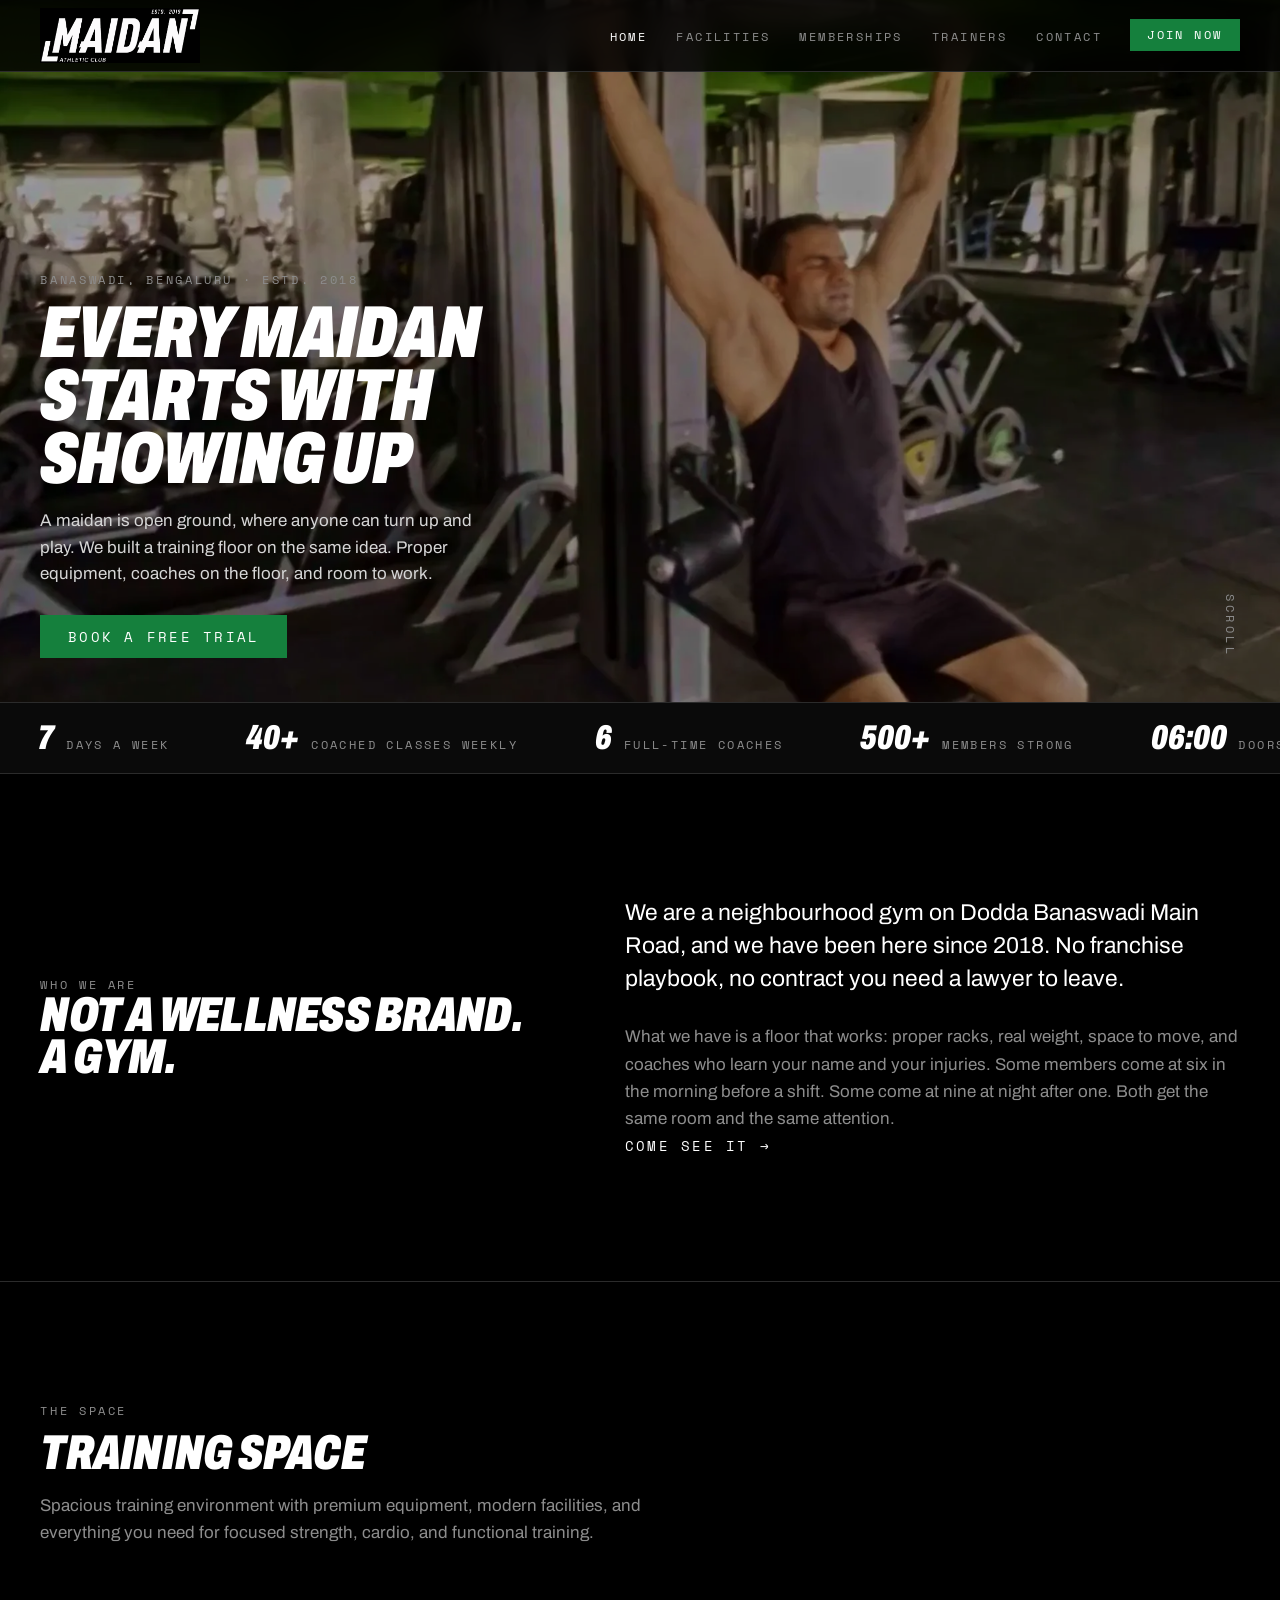
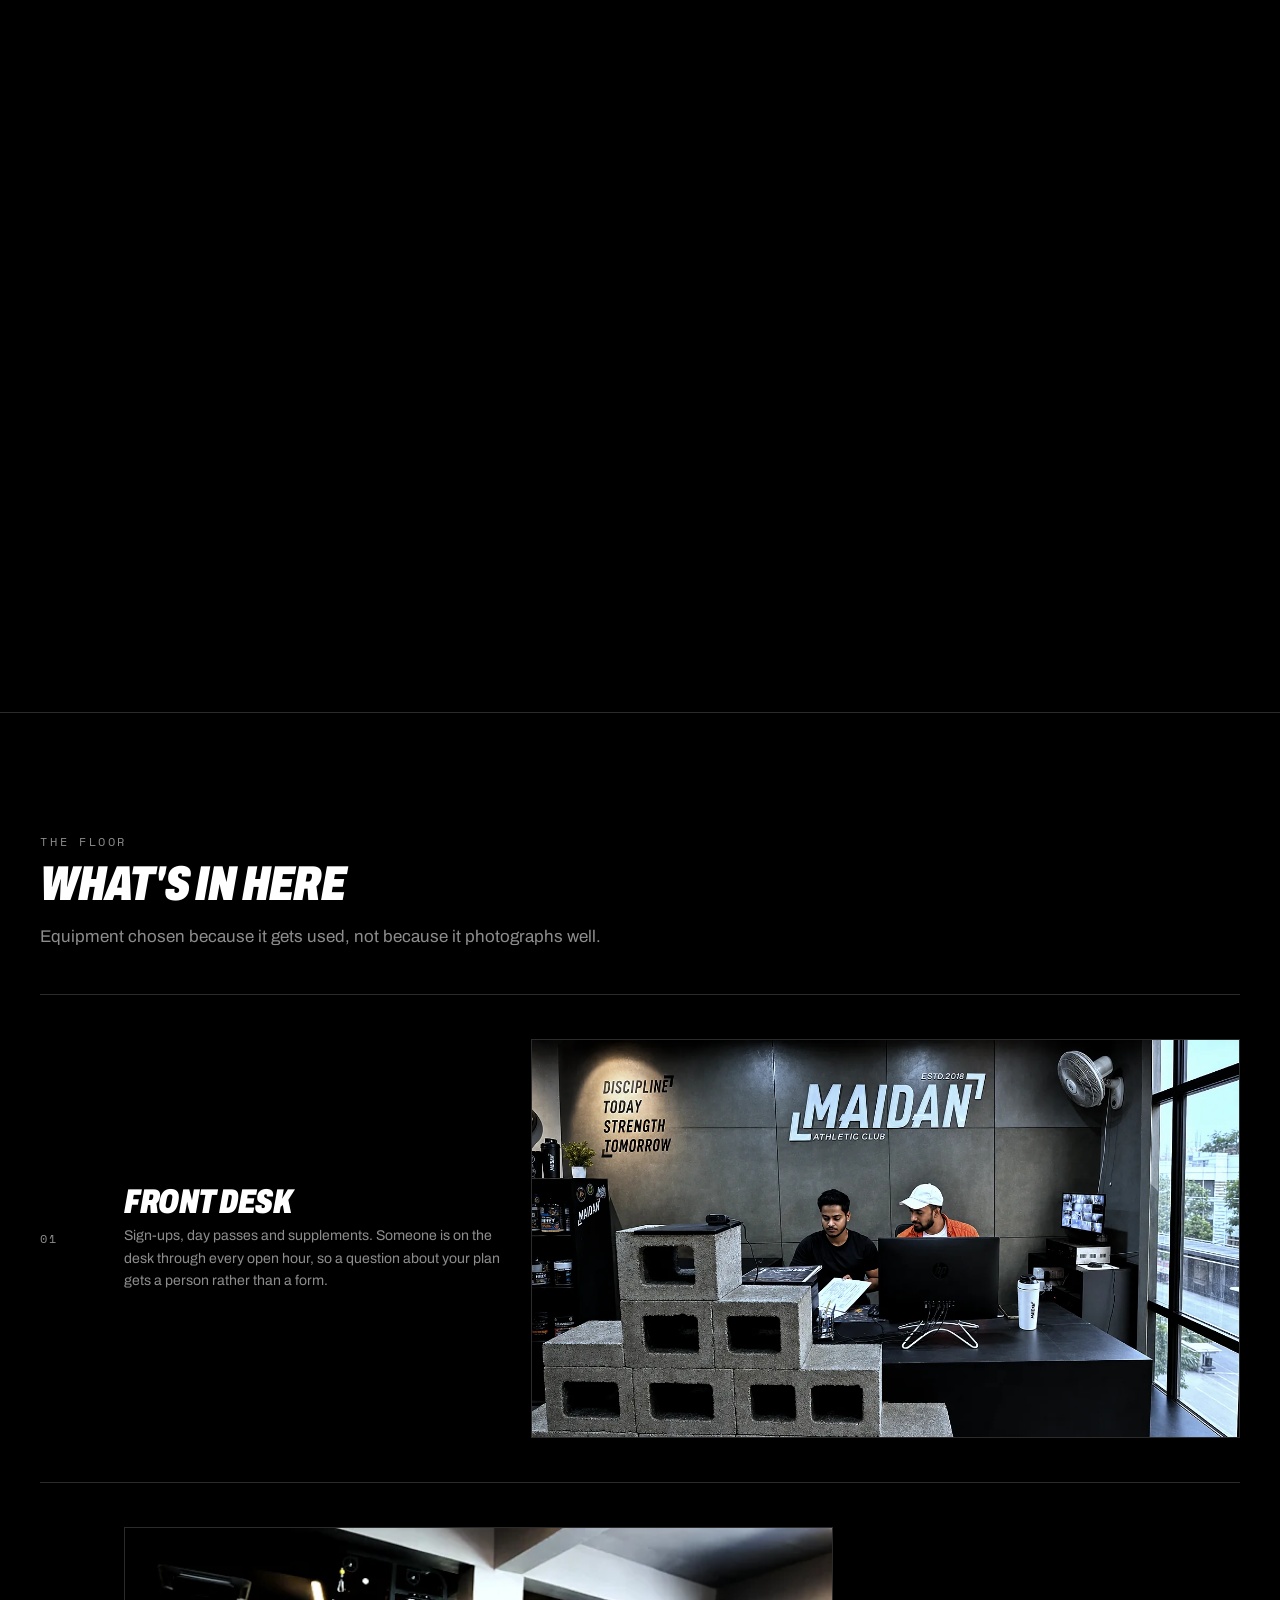
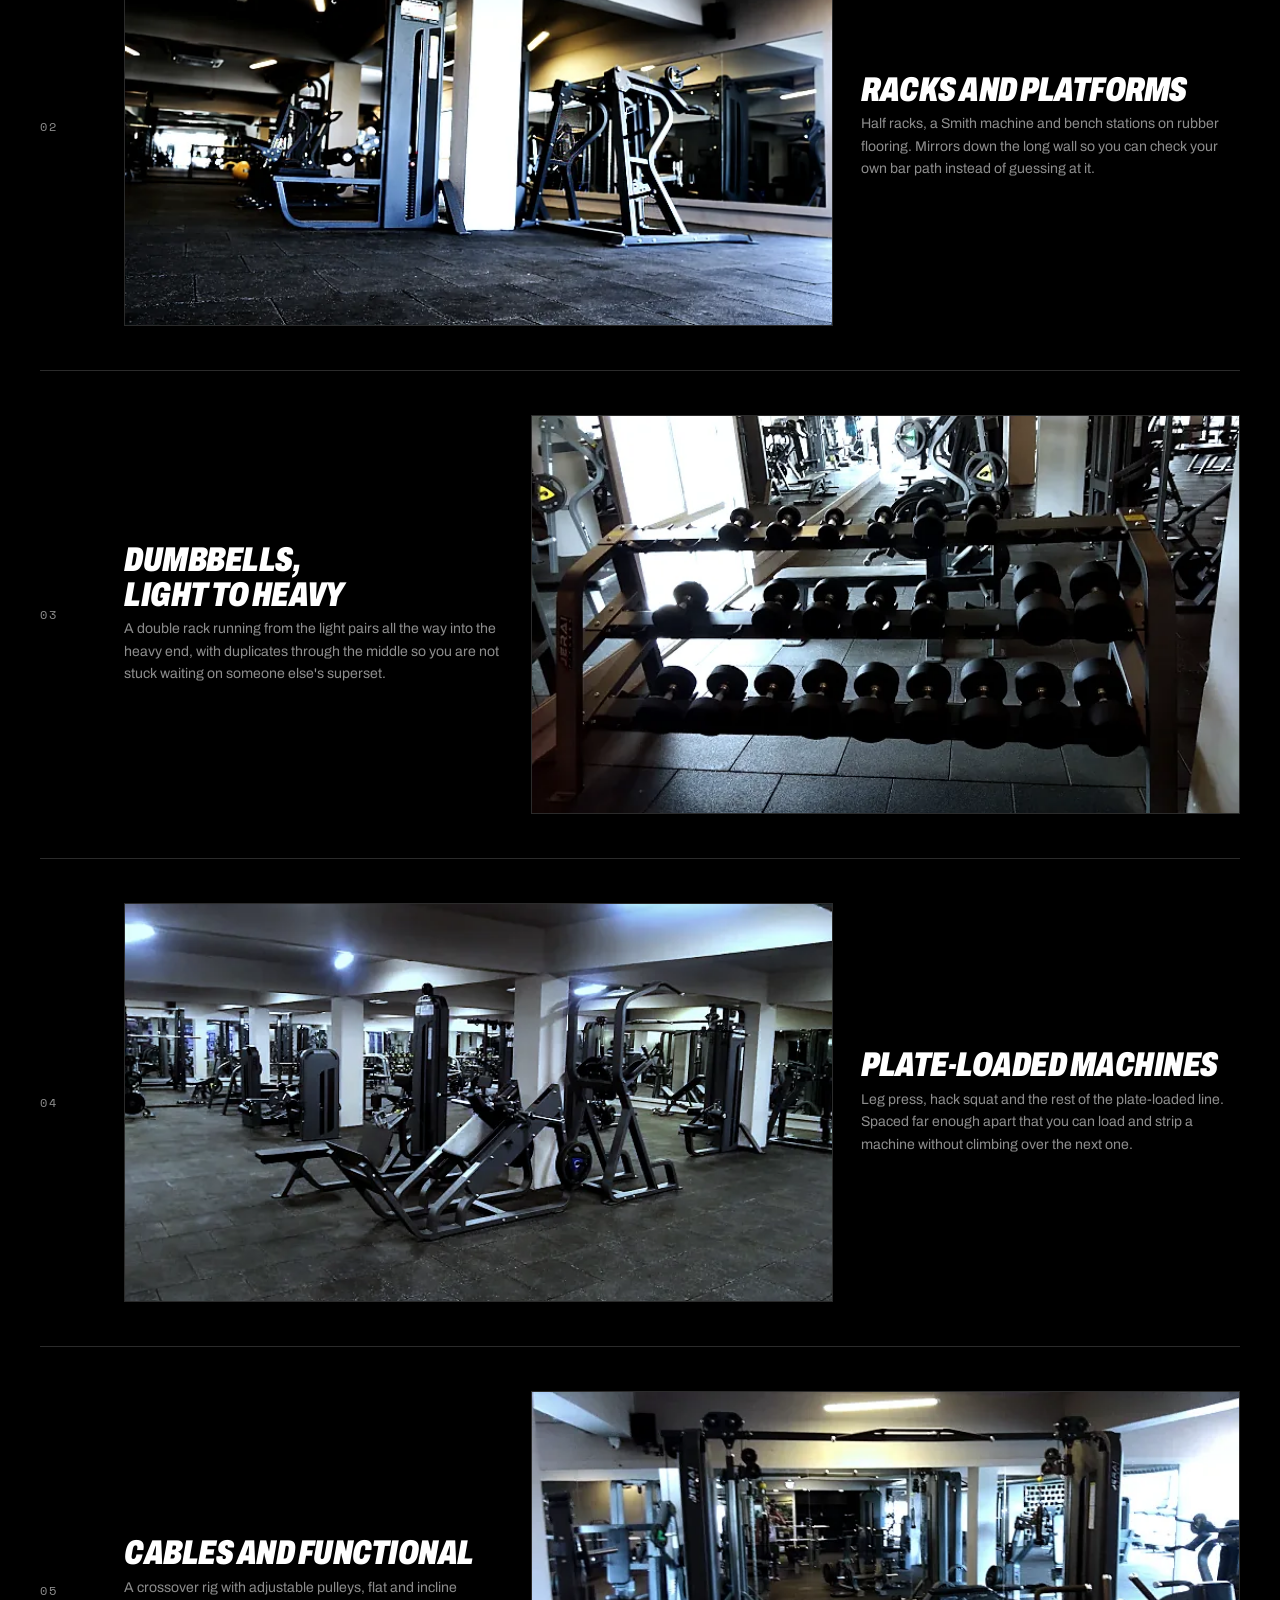
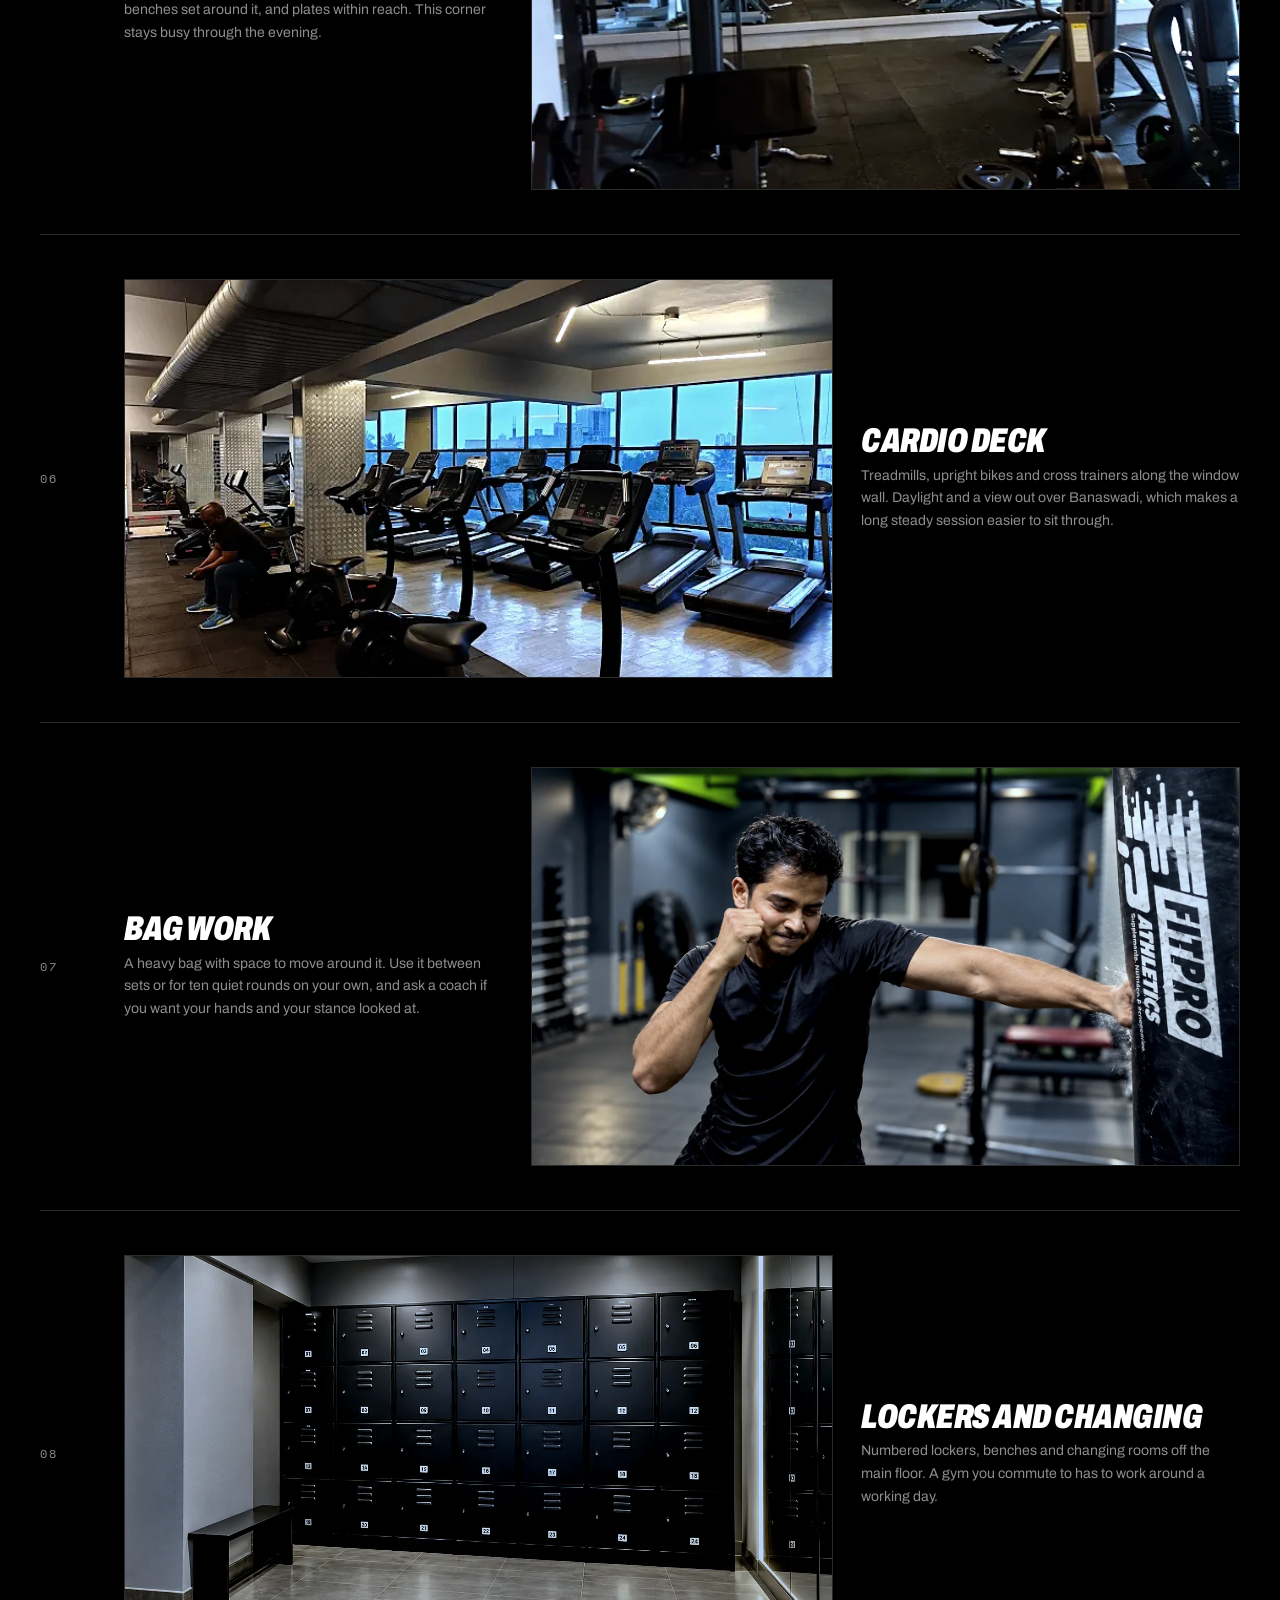
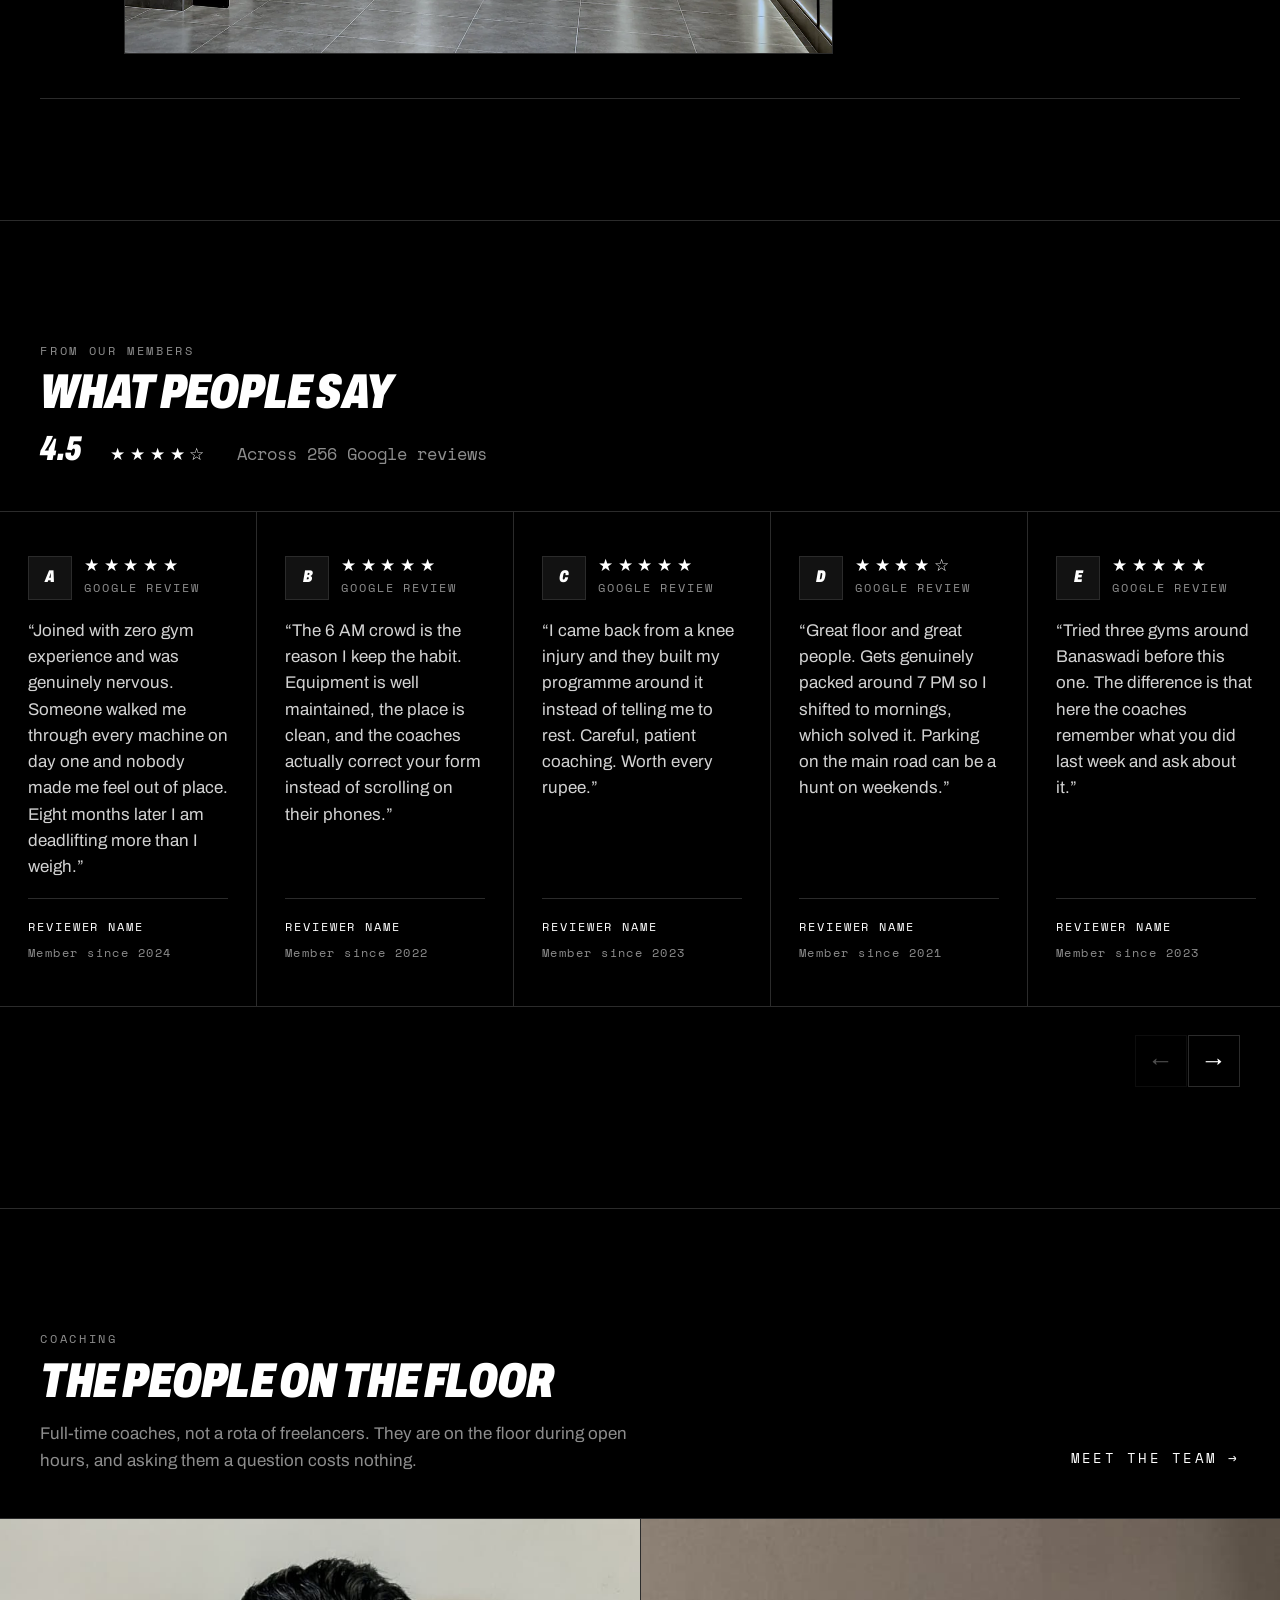
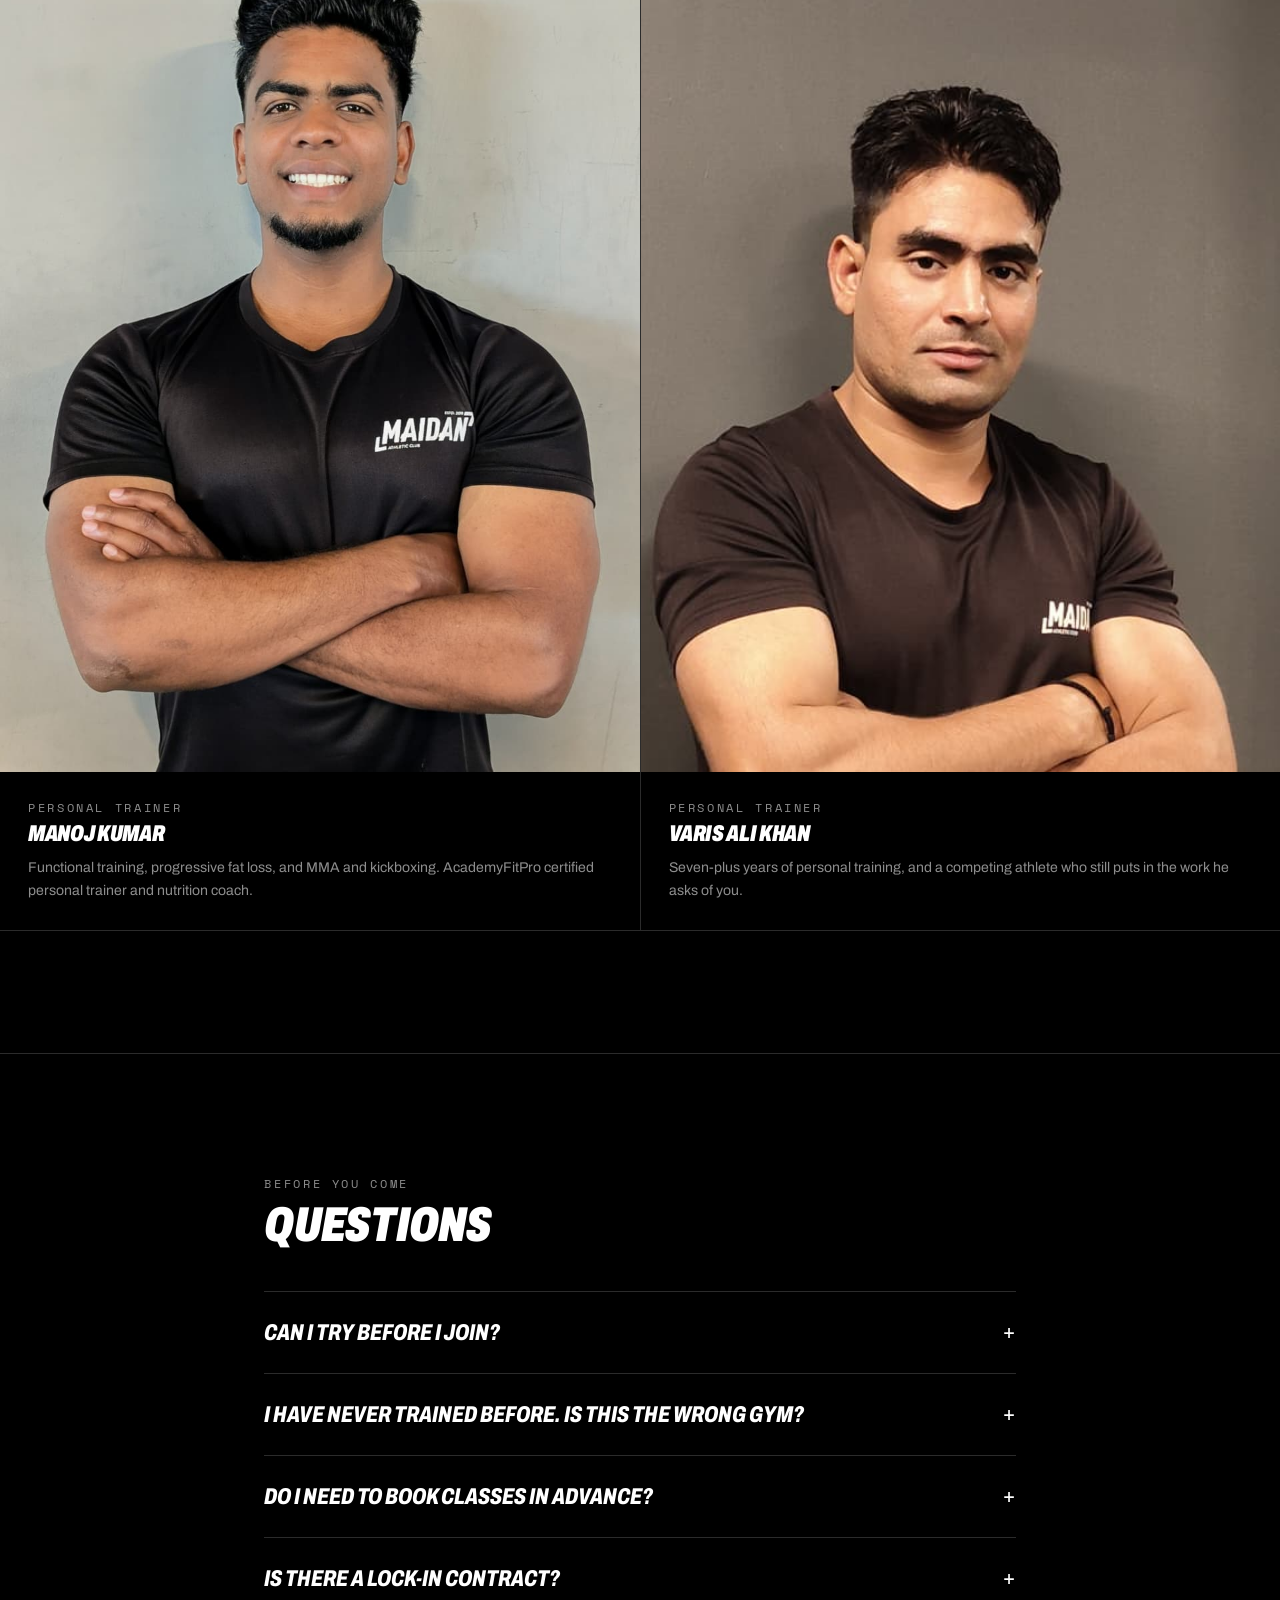
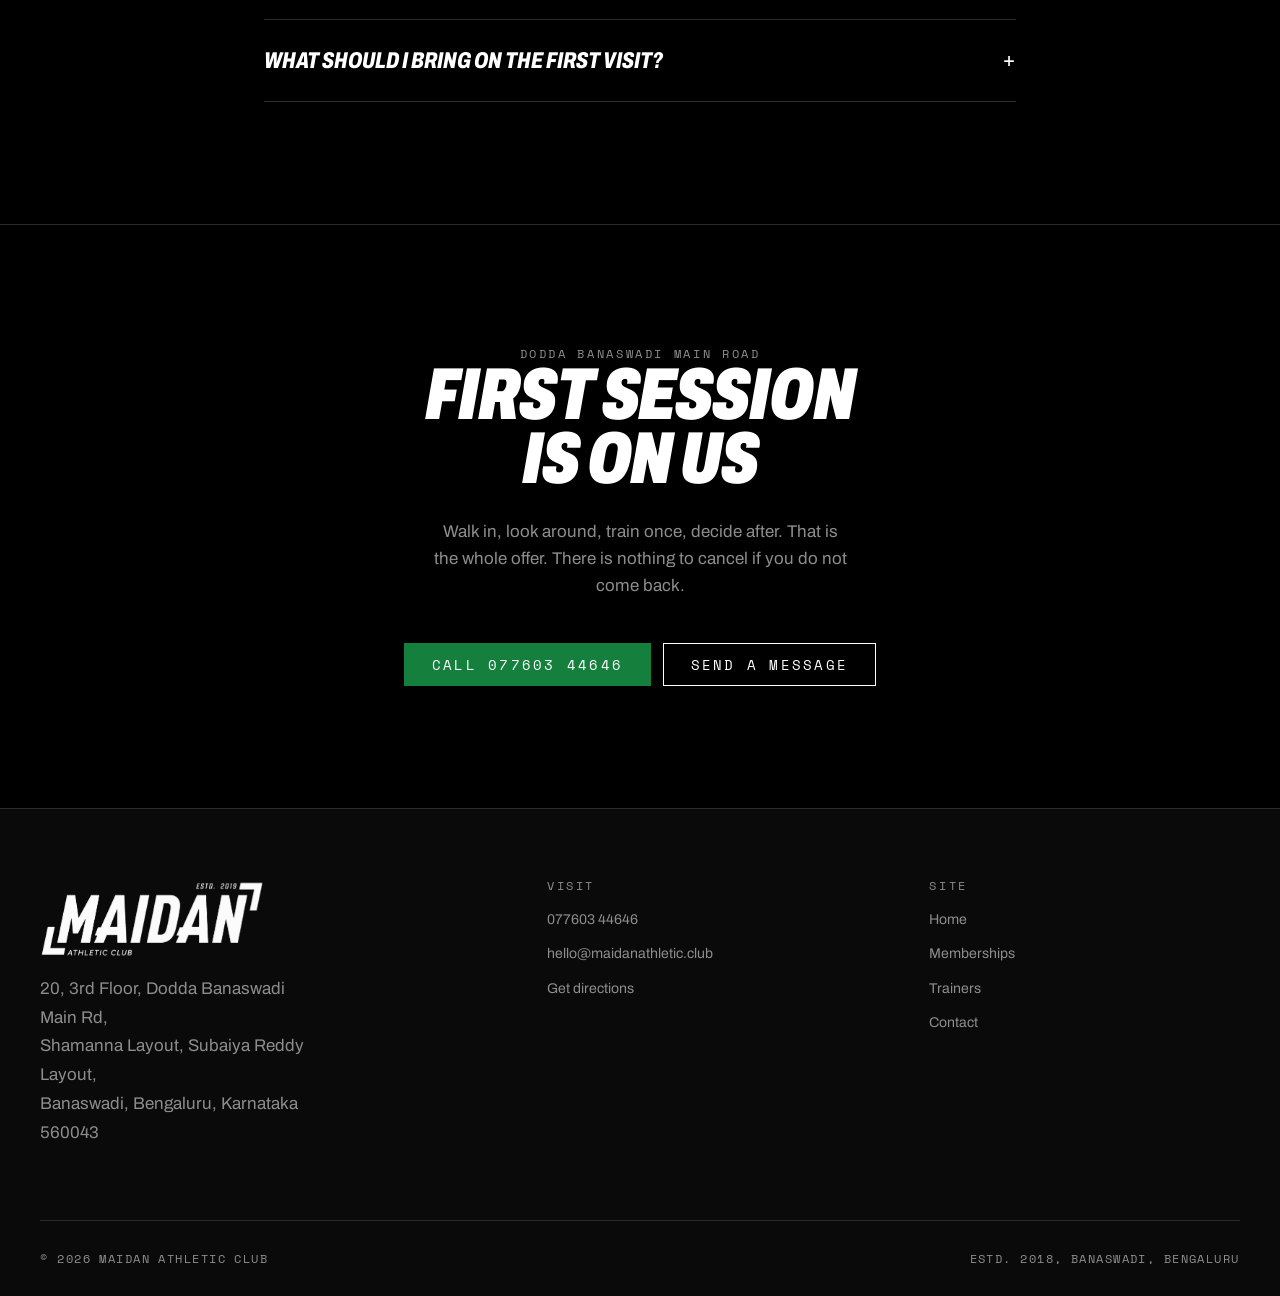
<file: public/index.html>
<!DOCTYPE html>
<html lang="en">
<head>
<meta charset="UTF-8">
<meta name="viewport" content="width=device-width, initial-scale=1">
<title>Maidan Athletic Club | Gym &amp; Strength Training in Banaswadi, Bengaluru</title>
<meta name="description" content="A serious training floor in Banaswadi, Bengaluru. Strength, conditioning, boxing and coached classes seven days a week. Est. 2018. Book a free trial.">
<link rel="preconnect" href="https://fonts.googleapis.com">
<link rel="preconnect" href="https://fonts.gstatic.com" crossorigin>
<link rel="stylesheet" href="https://fonts.googleapis.com/css2?family=Archivo:ital,wdth,wght@0,62..125,100..900;1,62..125,100..900&family=Space+Mono:wght@400;700&display=swap">
<link rel="stylesheet" href="assets/css/main.css">
<link rel="icon" href="assets/images/maidan_gym_logo.png">
<link rel="manifest" href="site.webmanifest">
<meta name="theme-color" content="#000000">
<!-- Absolute URLs point at the GitHub Pages deploy. Find-and-replace this base when a real domain is live. -->
<link rel="canonical" href="https://codemaster42-arc.github.io/maidan_gym/">
<meta property="og:title" content="Maidan Athletic Club | Gym &amp; Strength Training in Banaswadi, Bengaluru">
<meta property="og:description" content="A serious training floor in Banaswadi, Bengaluru. Strength, conditioning, boxing and coached classes seven days a week. Est. 2018. Book a free trial.">
<meta property="og:type" content="website">
<meta property="og:url" content="https://codemaster42-arc.github.io/maidan_gym/">
<meta property="og:image" content="https://codemaster42-arc.github.io/maidan_gym/assets/images/hero-bg.jpg">
<meta property="og:site_name" content="Maidan Athletic Club">
<meta property="og:locale" content="en_IN">
<meta name="twitter:card" content="summary_large_image">
<meta name="twitter:title" content="Maidan Athletic Club | Gym &amp; Strength Training in Banaswadi, Bengaluru">
<meta name="twitter:description" content="A serious training floor in Banaswadi, Bengaluru. Strength, conditioning, boxing and coached classes seven days a week. Est. 2018. Book a free trial.">
<meta name="twitter:image" content="https://codemaster42-arc.github.io/maidan_gym/assets/images/hero-bg.jpg">
<script type="application/ld+json">
{
  "@context": "https://schema.org",
  "@type": "HealthClub",
  "name": "Maidan Athletic Club",
  "description": "A serious training floor in Banaswadi, Bengaluru. Strength, conditioning, boxing and coached classes seven days a week. Est. 2018. Book a free trial.",
  "address": {
    "@type": "PostalAddress",
    "streetAddress": "20, 3rd Floor, Dodda Banaswadi Main Rd, Shamanna Layout, Subaiya Reddy Layout",
    "addressLocality": "Banaswadi, Bengaluru",
    "addressRegion": "Karnataka",
    "postalCode": "560043",
    "addressCountry": "IN"
  },
  "telephone": "+917760344646",
  "url": "https://codemaster42-arc.github.io/maidan_gym/",
  "foundingDate": "2018",
  "priceRange": "₹₹",
  "aggregateRating": {
    "@type": "AggregateRating",
    "ratingValue": "4.5",
    "reviewCount": "256",
    "bestRating": "5",
    "worstRating": "1"
  },
  "image": "https://codemaster42-arc.github.io/maidan_gym/assets/images/hero-bg.jpg",
  "openingHoursSpecification": [
    {
      "@type": "OpeningHoursSpecification",
      "dayOfWeek": ["Monday", "Tuesday", "Wednesday", "Thursday", "Friday", "Saturday"],
      "opens": "06:00",
      "closes": "22:00"
    },
    {
      "@type": "OpeningHoursSpecification",
      "dayOfWeek": ["Sunday"],
      "opens": "10:00",
      "closes": "18:00"
    }
  ]
}
</script>
<script>document.documentElement.classList.add('js');</script>
</head>
<body>
<!-- REVIEW: invented placeholders, replace with real details:
     • Stats strip figures (members, sq ft, classes/week, coaches), all round guesses
     • Class names, durations and descriptions
     • Equipment / facilities list
     • Trainer cards: Manoj Kumar is real (owner-supplied details); Varis Ali Khan is real (owner-supplied details)
     • ALL FIVE individual review quotes and reviewer names are still placeholder text.
       Google blocks automated fetching of its review pages, so no quote here came from
       your actual listing. These MUST be replaced with real reviews or the section
       deleted before this is public. Publishing invented testimonials for a real
       business misleads customers and breaks Google's review policies.
       (The 4.5 / 256 aggregate is REAL, owner-supplied, and is now also published as
       schema.org AggregateRating in the JSON-LD above. The individual quotes are not.)
       To fill it, paste per review: reviewer name, star count, the review text, and
       the date. Each card takes them in this order:
         .review__avatar   -> first letter of the reviewer's name (or an <img> if you
                              have rights to their photo)
         .review__stars    -> &#9733; filled, &#9734; empty, plus the aria-label count
         blockquote        -> their exact words
         figcaption        -> name, then the date in the <span>
       The .rating-summary above them already shows the real 4.5 / 256.
     • Email address hello@maidanathletic.club
     • Saturday is ASSUMED to follow weekday hours. Owner confirmed "weekdays 6 to 10,
       Sunday 10 to 6" without specifying Saturday. Correct this if Saturday differs.
       Hours live in THREE places: this page's JSON-LD openingHoursSpecification, the
       marquee "Doors open" figure below, and the hours table on contact.html.
     CONFIRMED REAL, do not change: street address, phone 077603 44646, Est. 2018.
-->
<a class="skip-link" href="#main">Skip to content</a>
<header class="site-header">
  <div class="container container--wide site-header__inner">
    <a class="brand" href="index.html" aria-label="Maidan Athletic Club home">
      <img src="assets/images/maidan_gym_logo.png" alt="Maidan Athletic Club" width="1237" height="421">
    </a>
    <nav class="site-nav" id="site-nav">
      <ul>
        <li><a href="index.html" aria-current="page">Home</a></li>
        <li><a href="#facilities">Facilities</a></li>
        <li><a href="memberships.html">Memberships</a></li>
        <li><a href="trainers.html">Trainers</a></li>
        <li><a href="contact.html">Contact</a></li>
      </ul>
    </nav>
    <div class="site-header__actions">
      <a class="btn btn--small site-header__cta" href="memberships.html">Join now</a>
      <button class="nav-toggle" type="button" aria-expanded="false" aria-controls="site-nav" aria-label="Open menu"><span></span></button>
    </div>
  </div>
</header>

<main id="main">

  <!-- ===== hero ===== -->
  <section class="hero">
    <div class="hero__media">
      <!-- Muted background loop; the poster stands in while it loads or if it fails. -->
      <video class="hero__video is-active" src="assets/video/gym_video.mp4"
             poster="assets/images/hero-poster.webp"
             autoplay muted loop playsinline preload="auto"
             width="1920" height="1080" aria-hidden="true"></video>
    </div>
    <div class="container container--wide hero__inner">
      <span class="eyebrow">Banaswadi, Bengaluru &middot; Estd. 2018</span>
      <h1>Every maidan<br>starts with<br>showing up</h1>
      <p class="hero__lede">A maidan is open ground, where anyone can turn up and play. We built a training floor on the same idea. Proper equipment, coaches on the floor, and room to work.</p>
      <div class="cluster">
        <a class="btn" href="contact.html">Book a free trial</a>
      </div>
    </div>
    <span class="hero__scroll" aria-hidden="true">Scroll</span>
  </section>

  <!-- ===== stats marquee ===== -->
  <div class="marquee" aria-hidden="true">
    <div class="marquee__track">
      <div class="marquee__item"><b>7</b><span>Days a week</span></div>
      <div class="marquee__item"><b>40+</b><span>Coached classes weekly</span></div>
      <div class="marquee__item"><b>6</b><span>Full-time coaches</span></div>
      <div class="marquee__item"><b>500+</b><span>Members strong</span></div>
      <div class="marquee__item"><b>06:00</b><span>Doors open</span></div>
      <div class="marquee__item"><b>2018</b><span>On this ground since</span></div>
    </div>
  </div>

  <!-- ===== intro ===== -->
  <section class="section" data-reveal>
    <div class="container">
      <div class="split">
        <div>
          <span class="eyebrow">Who we are</span>
          <h2>Not a wellness brand.<br>A gym.</h2>
        </div>
        <div class="stack-l">
          <p class="lede">We are a neighbourhood gym on Dodda Banaswadi Main Road, and we have been here since 2018. No franchise playbook, no contract you need a lawyer to leave.</p>
          <p class="muted">What we have is a floor that works: proper racks, real weight, space to move, and coaches who learn your name and your injuries. Some members come at six in the morning before a shift. Some come at nine at night after one. Both get the same room and the same attention.</p>
          <a class="link" href="contact.html">Come see it &rarr;</a>
        </div>
      </div>
    </div>
  </section>

  <!-- ===== facilities: training space (nav anchor) ===== -->
  <section class="section section--ruled" id="facilities">
    <div class="container">
      <div class="section__head" data-reveal>
        <div>
          <span class="eyebrow">The space</span>
          <h2>Training Space</h2>
          <p>Spacious training environment with premium equipment, modern facilities, and everything you need for focused strength, cardio, and functional training.</p>
        </div>
      </div>
    </div>
    <div class="container container--wide">
      <div class="media-strip" data-reveal>
        <video src="assets/video/gym_video.mp4"
               autoplay muted loop playsinline preload="metadata"
               width="1920" height="1080" aria-hidden="true"></video>
      </div>
    </div>
  </section>

  <!-- ===== facilities ===== -->
  <section class="section section--ruled">
    <div class="container container--wide">
      <div class="section__head" data-reveal>
        <div>
          <span class="eyebrow">The floor</span>
          <h2>What's in here</h2>
          <p>Equipment chosen because it gets used, not because it photographs well.</p>
        </div>
      </div>
      <div class="rows rows--gallery">
        <div class="row-item" data-reveal>
          <span class="row-item__num">01</span>
          <div class="row-item__body">
            <h3>Front desk</h3>
            <p>Sign-ups, day passes and supplements. Someone is on the desk through every open hour, so a question about your plan gets a person rather than a form.</p>
          </div>
          <figure class="row-item__media">
            <img src="assets/images/floor-front-desk.webp" alt="Two staff at the Maidan Athletic Club front desk below the branded wall" loading="lazy" decoding="async">
          </figure>
        </div>
        <div class="row-item row-item--flip" data-reveal>
          <span class="row-item__num">02</span>
          <div class="row-item__body">
            <h3>Racks and platforms</h3>
            <p>Half racks, a Smith machine and bench stations on rubber flooring. Mirrors down the long wall so you can check your own bar path instead of guessing at it.</p>
          </div>
          <figure class="row-item__media">
            <img src="assets/images/floor-racks.webp" alt="Half rack and Smith machine stations on the rubber-floored lifting area" loading="lazy" decoding="async">
          </figure>
        </div>
        <div class="row-item" data-reveal>
          <span class="row-item__num">03</span>
          <div class="row-item__body">
            <h3>Dumbbells, light to heavy</h3>
            <p>A double rack running from the light pairs all the way into the heavy end, with duplicates through the middle so you are not stuck waiting on someone else's superset.</p>
          </div>
          <figure class="row-item__media">
            <img src="assets/images/floor-dumbbells.webp" alt="Two-tier dumbbell rack running along the mirrored wall" loading="lazy" decoding="async">
          </figure>
        </div>
        <div class="row-item row-item--flip" data-reveal>
          <span class="row-item__num">04</span>
          <div class="row-item__body">
            <h3>Plate-loaded machines</h3>
            <p>Leg press, hack squat and the rest of the plate-loaded line. Spaced far enough apart that you can load and strip a machine without climbing over the next one.</p>
          </div>
          <figure class="row-item__media">
            <img src="assets/images/floor-plate-loaded.webp" alt="Leg press and plate-loaded machines spaced across the main floor" loading="lazy" decoding="async">
          </figure>
        </div>
        <div class="row-item" data-reveal>
          <span class="row-item__num">05</span>
          <div class="row-item__body">
            <h3>Cables and functional</h3>
            <p>A crossover rig with adjustable pulleys, flat and incline benches set around it, and plates within reach. This corner stays busy through the evening.</p>
          </div>
          <figure class="row-item__media">
            <img src="assets/images/floor-cables.webp" alt="Cable crossover rig with benches and plates around it" loading="lazy" decoding="async">
          </figure>
        </div>
        <div class="row-item row-item--flip" data-reveal>
          <span class="row-item__num">06</span>
          <div class="row-item__body">
            <h3>Cardio deck</h3>
            <p>Treadmills, upright bikes and cross trainers along the window wall. Daylight and a view out over Banaswadi, which makes a long steady session easier to sit through.</p>
          </div>
          <figure class="row-item__media">
            <img src="assets/images/floor-cardio.webp" alt="Treadmills, bikes and cross trainers along the window wall" loading="lazy" decoding="async">
          </figure>
        </div>
        <div class="row-item" data-reveal>
          <span class="row-item__num">07</span>
          <div class="row-item__body">
            <h3>Bag work</h3>
            <p>A heavy bag with space to move around it. Use it between sets or for ten quiet rounds on your own, and ask a coach if you want your hands and your stance looked at.</p>
          </div>
          <figure class="row-item__media">
            <img src="assets/images/floor-bag.webp" alt="A member throwing a punch at the heavy bag" loading="lazy" decoding="async">
          </figure>
        </div>
        <div class="row-item row-item--flip" data-reveal>
          <span class="row-item__num">08</span>
          <div class="row-item__body">
            <h3>Lockers and changing</h3>
            <p>Numbered lockers, benches and changing rooms off the main floor. A gym you commute to has to work around a working day.</p>
          </div>
          <figure class="row-item__media">
            <img src="assets/images/floor-lockers.webp" alt="Numbered lockers and a bench in the changing area" loading="lazy" decoding="async">
          </figure>
        </div>
      </div>
    </div>
  </section>

  <!-- ===== reviews ===== -->
  <section class="section section--ruled reviews">
    <div class="container">
      <div class="section__head" data-reveal>
        <div>
          <span class="eyebrow">From our members</span>
          <h2>What people say</h2>
          <div class="rating-summary">
            <b>4.5</b>
            <span class="review__stars" aria-label="4.5 out of 5">&#9733;&#9733;&#9733;&#9733;&#9734;</span>
            <span class="muted mono">Across 256 Google reviews</span>
          </div>
        </div>
      </div>
    </div>
    <div class="reviews__track" tabindex="0" role="region" aria-label="Member reviews, scrollable">
      <figure class="review">
        <div class="review__head">
          <span class="review__avatar" aria-hidden="true">A</span>
          <div>
            <p class="review__stars" aria-label="5 out of 5">&#9733;&#9733;&#9733;&#9733;&#9733;</p>
            <span class="review__source">Google review</span>
          </div>
        </div>
        <blockquote>Joined with zero gym experience and was genuinely nervous. Someone walked me through every machine on day one and nobody made me feel out of place. Eight months later I am deadlifting more than I weigh.</blockquote>
        <figcaption>Reviewer name <span>Member since 2024</span></figcaption>
      </figure>
      <figure class="review">
        <div class="review__head">
          <span class="review__avatar" aria-hidden="true">B</span>
          <div>
            <p class="review__stars" aria-label="5 out of 5">&#9733;&#9733;&#9733;&#9733;&#9733;</p>
            <span class="review__source">Google review</span>
          </div>
        </div>
        <blockquote>The 6 AM crowd is the reason I keep the habit. Equipment is well maintained, the place is clean, and the coaches actually correct your form instead of scrolling on their phones.</blockquote>
        <figcaption>Reviewer name <span>Member since 2022</span></figcaption>
      </figure>
      <figure class="review">
        <div class="review__head">
          <span class="review__avatar" aria-hidden="true">C</span>
          <div>
            <p class="review__stars" aria-label="5 out of 5">&#9733;&#9733;&#9733;&#9733;&#9733;</p>
            <span class="review__source">Google review</span>
          </div>
        </div>
        <blockquote>I came back from a knee injury and they built my programme around it instead of telling me to rest. Careful, patient coaching. Worth every rupee.</blockquote>
        <figcaption>Reviewer name <span>Member since 2023</span></figcaption>
      </figure>
      <figure class="review">
        <div class="review__head">
          <span class="review__avatar" aria-hidden="true">D</span>
          <div>
            <p class="review__stars" aria-label="4 out of 5">&#9733;&#9733;&#9733;&#9733;&#9734;</p>
            <span class="review__source">Google review</span>
          </div>
        </div>
        <blockquote>Great floor and great people. Gets genuinely packed around 7 PM so I shifted to mornings, which solved it. Parking on the main road can be a hunt on weekends.</blockquote>
        <figcaption>Reviewer name <span>Member since 2021</span></figcaption>
      </figure>
      <figure class="review">
        <div class="review__head">
          <span class="review__avatar" aria-hidden="true">E</span>
          <div>
            <p class="review__stars" aria-label="5 out of 5">&#9733;&#9733;&#9733;&#9733;&#9733;</p>
            <span class="review__source">Google review</span>
          </div>
        </div>
        <blockquote>Tried three gyms around Banaswadi before this one. The difference is that here the coaches remember what you did last week and ask about it.</blockquote>
        <figcaption>Reviewer name <span>Member since 2023</span></figcaption>
      </figure>
    </div>
    <div class="container">
      <div class="reviews__nav">
        <button type="button" data-scroll="prev" aria-label="Previous reviews">&#8592;</button>
        <button type="button" data-scroll="next" aria-label="Next reviews">&#8594;</button>
      </div>
    </div>
  </section>

  <!-- ===== trainers ===== -->
  <section class="section section--ruled">
    <div class="container">
      <div class="section__head" data-reveal>
        <div>
          <span class="eyebrow">Coaching</span>
          <h2>The people on the floor</h2>
          <p>Full-time coaches, not a rota of freelancers. They are on the floor during open hours, and asking them a question costs nothing.</p>
        </div>
        <a class="link" href="trainers.html">Meet the team &rarr;</a>
      </div>
    </div>
    <div class="grid grid--2 grid--ruled">
      <article class="trainer-card" data-reveal>
        <div class="trainer-card__media">
          <img src="assets/images/trainer.jpg" alt="Portrait of a Maidan Athletic Club coach" width="960" height="1280" loading="lazy">
        </div>
        <div class="trainer-card__body">
          <span class="eyebrow">Personal Trainer</span>
          <h3>Manoj Kumar</h3>
          <p>Functional training, progressive fat loss, and MMA and kickboxing. AcademyFitPro certified personal trainer and nutrition coach.</p>
        </div>
      </article>
      <article class="trainer-card" data-reveal>
        <div class="trainer-card__media">
          <img src="assets/images/trainer_02.jpg" alt="Portrait of a Maidan Athletic Club coach" width="573" height="1280" loading="lazy">
        </div>
        <div class="trainer-card__body">
          <span class="eyebrow">Personal Trainer</span>
          <h3>Varis Ali Khan</h3>
          <p>Seven-plus years of personal training, and a competing athlete who still puts in the work he asks of you.</p>
        </div>
      </article>
    </div>
  </section>

  <!-- ===== FAQ ===== -->
  <section class="section section--ruled">
    <div class="container container--narrow">
      <div class="section__head" data-reveal>
        <div>
          <span class="eyebrow">Before you come</span>
          <h2>Questions</h2>
        </div>
      </div>
      <div class="faq">
        <details>
          <summary>Can I try before I join?</summary>
          <p>Yes. Your first session is free, class or gym floor, no card needed. Call ahead on 077603 44646 so a coach is free to show you around.</p>
        </details>
        <details>
          <summary>I have never trained before. Is this the wrong gym?</summary>
          <p>No. A good share of our members started from nothing here. Everyone gets an induction that covers the floor, the machines and how to not hurt yourself in week one.</p>
        </details>
        <details>
          <summary>Do I need to book classes in advance?</summary>
          <p>Classes are capped, so booking is recommended for evening slots. Mornings you can usually walk in. Call or message us to hold a spot.</p>
        </details>
        <details>
          <summary>Is there a lock-in contract?</summary>
          <p>No. Memberships run month to month and you can stop at the end of any paid month. See <a href="memberships.html">memberships</a> for what each tier includes.</p>
        </details>
        <details>
          <summary>What should I bring on the first visit?</summary>
          <p>Indoor shoes, a towel and water. Lockers are free to use while you train, but bring your own lock if you would rather.</p>
        </details>
      </div>
    </div>
  </section>

  <!-- ===== closing CTA ===== -->
  <section class="cta-band" data-reveal>
    <div class="container container--narrow">
      <span class="eyebrow">Dodda Banaswadi Main Road</span>
      <h2>First session<br>is on us</h2>
      <p>Walk in, look around, train once, decide after. That is the whole offer. There is nothing to cancel if you do not come back.</p>
      <div class="cluster" style="justify-content:center">
        <a class="btn" href="tel:+917760344646">Call 077603 44646</a>
        <a class="btn btn--ghost" href="contact.html">Send a message</a>
      </div>
    </div>
  </section>

</main>

<footer class="site-footer">
  <div class="container container--wide">
    <div class="site-footer__grid">
      <div>
        <a class="brand" href="index.html"><img src="assets/images/maidan_gym_logo.png" alt="Maidan Athletic Club" width="1237" height="421"></a>
        <address>
          20, 3rd Floor, Dodda Banaswadi Main Rd,<br>
          Shamanna Layout, Subaiya Reddy Layout,<br>
          Banaswadi, Bengaluru, Karnataka 560043
        </address>
      </div>
      <div>
        <h2>Visit</h2>
        <ul>
          <li><a href="tel:+917760344646">077603 44646</a></li>
          <li><a href="mailto:hello@maidanathletic.club">hello@maidanathletic.club</a></li>
          <li><a href="https://www.google.com/maps/search/?api=1&amp;query=Maidan+Athletic+Club+Dodda+Banaswadi+Main+Road+Bengaluru" target="_blank" rel="noopener">Get directions</a></li>
        </ul>
      </div>
      <div>
        <h2>Site</h2>
        <ul>
          <li><a href="index.html">Home</a></li>
          <li><a href="memberships.html">Memberships</a></li>
          <li><a href="trainers.html">Trainers</a></li>
          <li><a href="contact.html">Contact</a></li>
        </ul>
      </div>
    </div>
    <div class="site-footer__bottom">
      <span>&copy; 2026 Maidan Athletic Club</span>
      <span>Estd. 2018, Banaswadi, Bengaluru</span>
    </div>
  </div>
</footer>

<script src="assets/js/smooth-scroll.js" defer></script>
<script src="assets/js/main.js" defer></script>
</body>
</html>
</file>
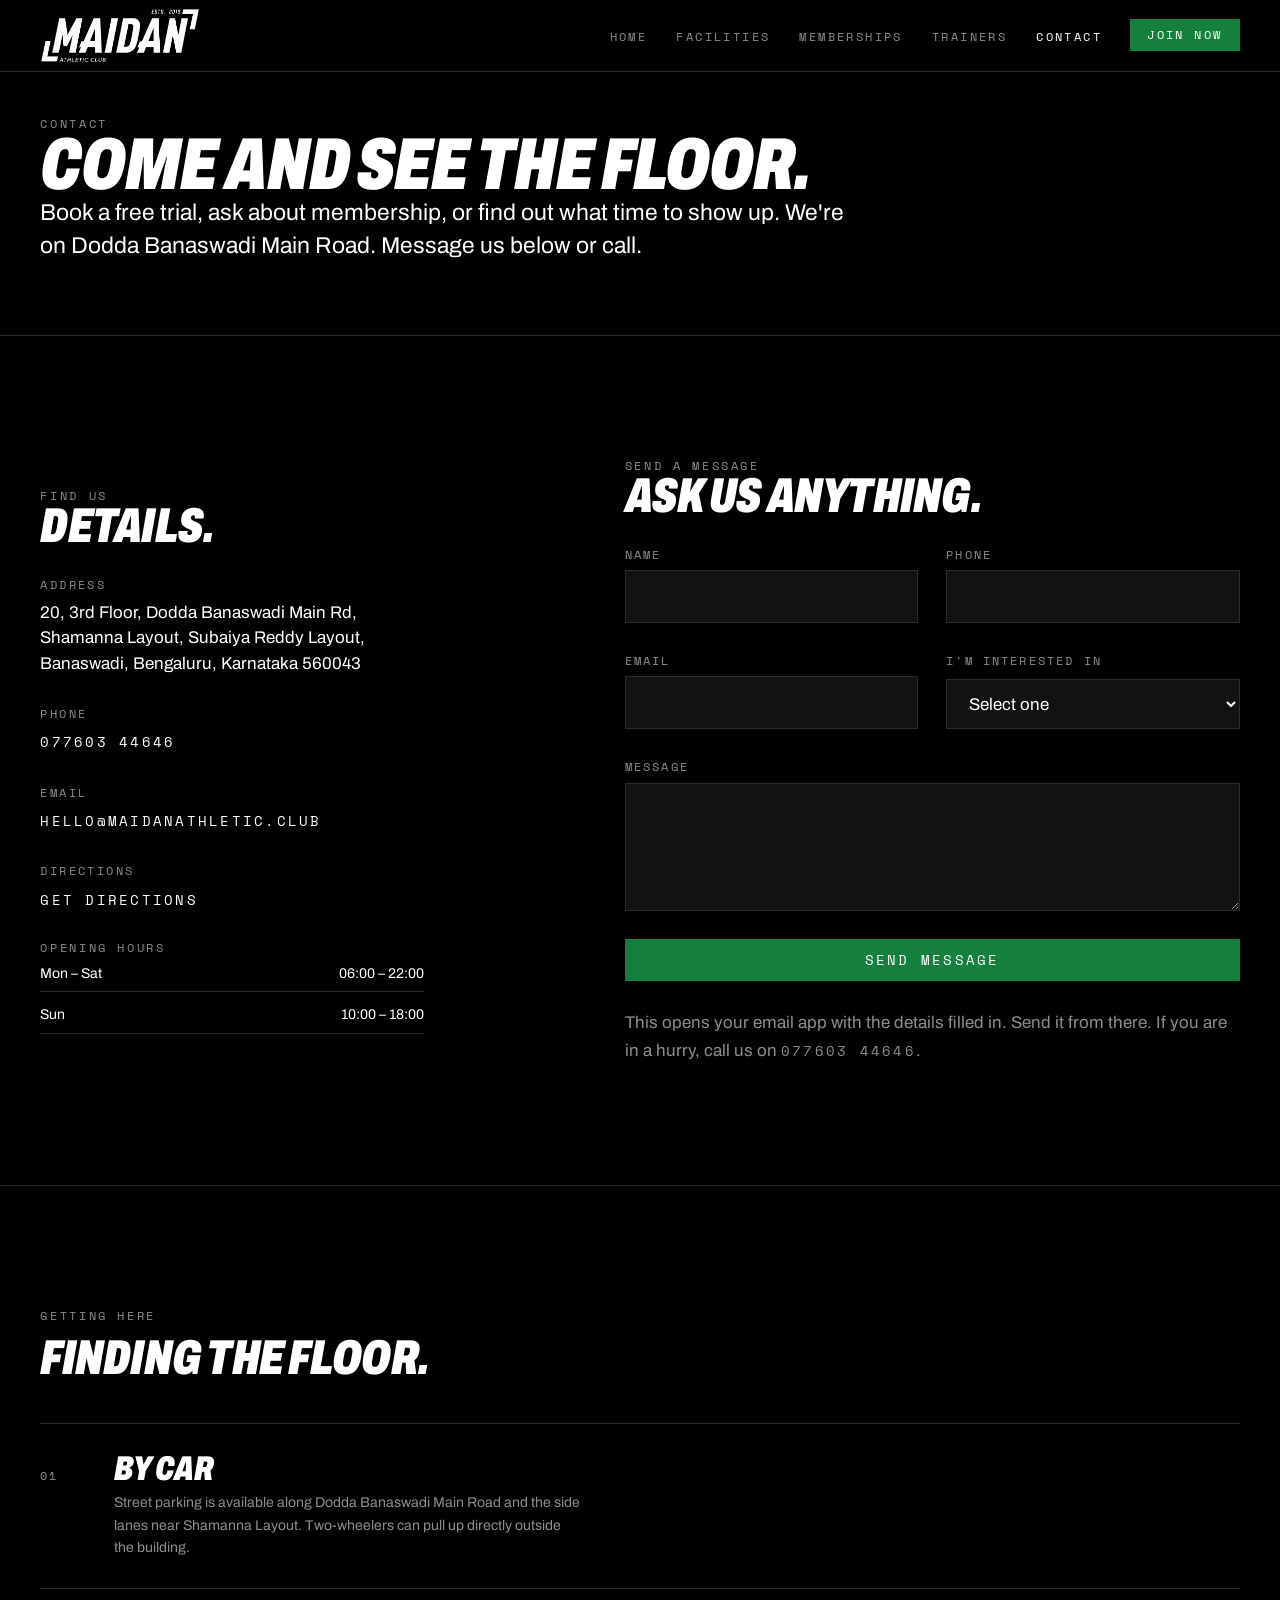
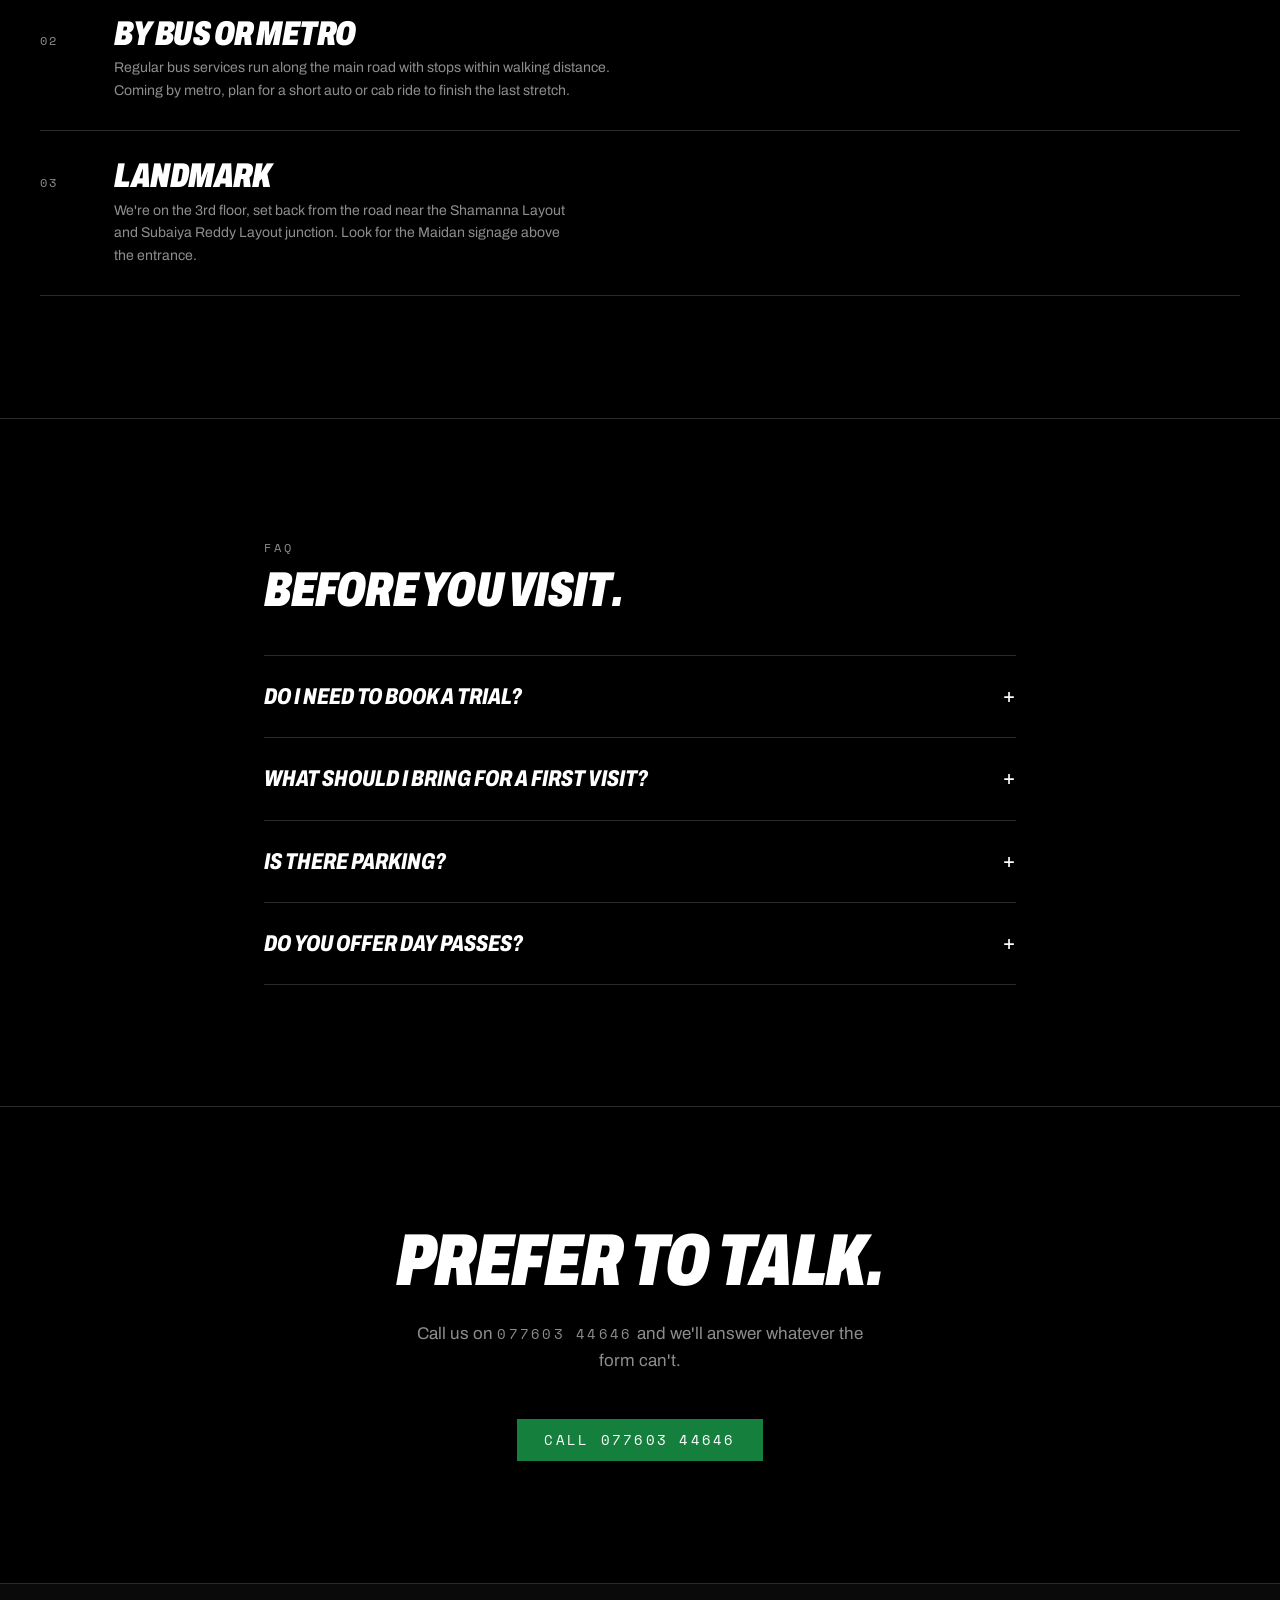
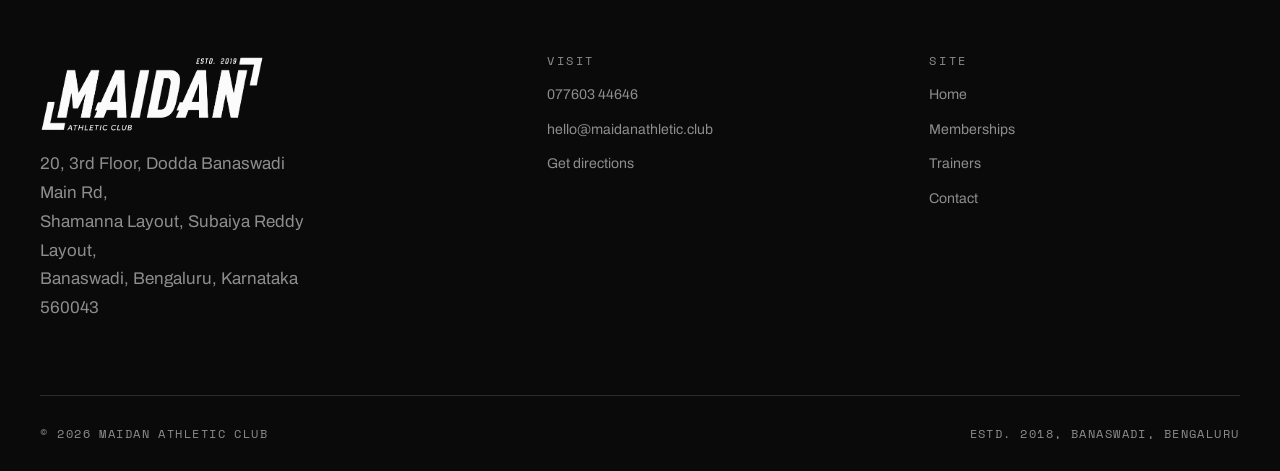
<file: public/contact.html>
<!DOCTYPE html>
<html lang="en">
<head>
<meta charset="UTF-8">
<meta name="viewport" content="width=device-width, initial-scale=1">
<title>Contact | Maidan Athletic Club</title>
<meta name="description" content="Get in touch with Maidan Athletic Club in Banaswadi, Bengaluru. Book a free trial, ask about membership, or find our address, phone number, and opening hours.">
<link rel="preconnect" href="https://fonts.googleapis.com">
<link rel="preconnect" href="https://fonts.gstatic.com" crossorigin>
<link rel="stylesheet" href="https://fonts.googleapis.com/css2?family=Archivo:ital,wdth,wght@0,62..125,100..900;1,62..125,100..900&family=Space+Mono:wght@400;700&display=swap">
<link rel="stylesheet" href="assets/css/main.css">
<link rel="icon" href="assets/images/maidan_gym_logo.png">
<link rel="manifest" href="site.webmanifest">
<meta name="theme-color" content="#000000">
<!-- Absolute URLs point at the GitHub Pages deploy. Find-and-replace this base when a real domain is live. -->
<link rel="canonical" href="https://codemaster42-arc.github.io/maidan_gym/contact.html">
<meta property="og:title" content="Contact | Maidan Athletic Club">
<meta property="og:description" content="Get in touch with Maidan Athletic Club in Banaswadi, Bengaluru. Book a free trial, ask about membership, or find our address, phone number, and opening hours.">
<meta property="og:type" content="website">
<meta property="og:url" content="https://codemaster42-arc.github.io/maidan_gym/contact.html">
<meta property="og:image" content="https://codemaster42-arc.github.io/maidan_gym/assets/images/hero-bg.jpg">
<meta property="og:site_name" content="Maidan Athletic Club">
<meta property="og:locale" content="en_IN">
<meta name="twitter:card" content="summary_large_image">
<meta name="twitter:title" content="Contact | Maidan Athletic Club">
<meta name="twitter:description" content="Get in touch with Maidan Athletic Club in Banaswadi, Bengaluru. Book a free trial, ask about membership, or find our address, phone number, and opening hours.">
<meta name="twitter:image" content="https://codemaster42-arc.github.io/maidan_gym/assets/images/hero-bg.jpg">
<script>document.documentElement.classList.add('js');</script>
</head>
<body>
<!-- REVIEW: invented placeholders, replace with real details:
     • Saturday is ASSUMED to follow weekday hours. Owner confirmed "weekdays 6 to 10,
       Sunday 10 to 6" without specifying Saturday. Correct this if Saturday differs.
     • Email address hello@maidanathletic.club is invented
     • Parking details (street / two-wheeler parking near the building) are a guess
     • Bus and metro travel notes are generic placeholders. No route numbers or station names were available to confirm
     • Landmark / building description used to help visitors spot the entrance is invented
     • FAQ answers on booking a trial, what to bring, parking, and day passes are placeholder copy pending front-desk confirmation
-->
<a class="skip-link" href="#main">Skip to content</a>
<header class="site-header">
  <div class="container container--wide site-header__inner">
    <a class="brand" href="index.html" aria-label="Maidan Athletic Club home">
      <img src="assets/images/maidan_gym_logo.png" alt="Maidan Athletic Club" width="1237" height="421">
    </a>
    <nav class="site-nav" id="site-nav">
      <ul>
        <li><a href="index.html">Home</a></li>
        <li><a href="index.html#facilities">Facilities</a></li>
        <li><a href="memberships.html">Memberships</a></li>
        <li><a href="trainers.html">Trainers</a></li>
        <li><a href="contact.html" aria-current="page">Contact</a></li>
      </ul>
    </nav>
    <div class="site-header__actions">
      <a class="btn btn--small site-header__cta" href="memberships.html">Join now</a>
      <button class="nav-toggle" type="button" aria-expanded="false" aria-controls="site-nav" aria-label="Open menu"><span></span></button>
    </div>
  </div>
</header>
<main id="main">

<section class="section section--tight">
  <div class="container">
    <span class="eyebrow">Contact</span>
    <h1>Come and see the floor.</h1>
    <p class="lede">Book a free trial, ask about membership, or find out what time to show up. We're on Dodda Banaswadi Main Road. Message us below or call.</p>
  </div>
</section>

<section class="section section--ruled">
  <div class="container container--wide">
    <div class="split">

      <div class="stack-l" data-reveal>
        <div>
          <span class="eyebrow">Find us</span>
          <h2>Details.</h2>
        </div>
        <dl class="info-list">
          <div>
            <dt>Address</dt>
            <dd>20, 3rd Floor, Dodda Banaswadi Main Rd,<br>
            Shamanna Layout, Subaiya Reddy Layout,<br>
            Banaswadi, Bengaluru, Karnataka 560043</dd>
          </div>
          <div>
            <dt>Phone</dt>
            <dd><a class="link" href="tel:+917760344646">077603 44646</a></dd>
          </div>
          <div>
            <dt>Email</dt>
            <dd><a class="link" href="mailto:hello@maidanathletic.club">hello@maidanathletic.club</a></dd>
          </div>
          <div>
            <dt>Directions</dt>
            <dd><a class="link" href="https://www.google.com/maps/search/?api=1&amp;query=Maidan+Athletic+Club+Dodda+Banaswadi+Main+Road+Bengaluru" target="_blank" rel="noopener">Get directions</a></dd>
          </div>
        </dl>
        <div>
          <span class="eyebrow">Opening hours</span>
          <dl class="hours">
            <div>
              <dt>Mon – Sat</dt>
              <dd>06:00 – 22:00</dd>
            </div>
            <div>
              <dt>Sun</dt>
              <dd>10:00 – 18:00</dd>
            </div>
          </dl>
        </div>
      </div>

      <form class="stack-l" action="mailto:hello@maidanathletic.club" method="post" enctype="text/plain" data-reveal>
        <div>
          <span class="eyebrow">Send a message</span>
          <h2>Ask us anything.</h2>
        </div>
        <div class="grid grid--2 grid--gap">
          <div class="field">
            <label for="name">Name</label>
            <input id="name" name="name" type="text" required>
          </div>
          <div class="field">
            <label for="phone">Phone</label>
            <input id="phone" name="phone" type="tel" required>
          </div>
          <div class="field">
            <label for="email">Email</label>
            <input id="email" name="email" type="email" required>
          </div>
          <div class="field">
            <label for="interest">I'm interested in</label>
            <select id="interest" name="interest" required>
              <option value="">Select one</option>
              <option value="Membership">Membership</option>
              <option value="Free trial">Free trial</option>
              <option value="Personal training">Personal training</option>
              <option value="Classes">Classes</option>
              <option value="Something else">Something else</option>
            </select>
          </div>
        </div>
        <div class="field">
          <label for="message">Message</label>
          <textarea id="message" name="message" required></textarea>
        </div>
        <button class="btn btn--block" type="submit">Send message</button>
        <p class="muted">This opens your email app with the details filled in. Send it from there. If you are in a hurry, call us on <a class="link" href="tel:+917760344646">077603 44646</a>.</p>
      </form>

    </div>
  </div>
</section>

<section class="section section--ruled">
  <div class="container container--wide">
    <div class="section__head">
      <div>
        <span class="eyebrow">Getting here</span>
        <h2>Finding the floor.</h2>
      </div>
    </div>
    <div class="rows" data-reveal>
      <div class="row-item">
        <span class="row-item__num">01</span>
        <div>
          <h3>By car</h3>
          <p>Street parking is available along Dodda Banaswadi Main Road and the side lanes near Shamanna Layout. Two-wheelers can pull up directly outside the building.</p>
        </div>
      </div>
      <div class="row-item">
        <span class="row-item__num">02</span>
        <div>
          <h3>By bus or metro</h3>
          <p>Regular bus services run along the main road with stops within walking distance. Coming by metro, plan for a short auto or cab ride to finish the last stretch.</p>
        </div>
      </div>
      <div class="row-item">
        <span class="row-item__num">03</span>
        <div>
          <h3>Landmark</h3>
          <p>We're on the 3rd floor, set back from the road near the Shamanna Layout and Subaiya Reddy Layout junction. Look for the Maidan signage above the entrance.</p>
        </div>
      </div>
    </div>
  </div>
</section>

<section class="section section--ruled">
  <div class="container container--narrow">
    <div class="section__head">
      <div>
        <span class="eyebrow">FAQ</span>
        <h2>Before you visit.</h2>
      </div>
    </div>
    <div class="faq" data-reveal>
      <details>
        <summary>Do I need to book a trial?</summary>
        <p>It isn't strictly required, but it helps. Send us a message or call ahead so a coach knows to expect you and can walk you through the floor properly.</p>
      </details>
      <details>
        <summary>What should I bring for a first visit?</summary>
        <p>Comfortable training clothes, indoor shoes, a water bottle, and a small towel cover most first sessions. We'll handle the rest.</p>
      </details>
      <details>
        <summary>Is there parking?</summary>
        <p>Yes, street parking is available along the main road, with space for two-wheelers directly outside the building.</p>
      </details>
      <details>
        <summary>Do you offer day passes?</summary>
        <p>Yes, single-visit day passes are available for anyone not ready to commit to a monthly plan. Ask through the form above or call the front desk.</p>
      </details>
    </div>
  </div>
</section>

<section class="cta-band" data-reveal>
  <div class="container">
    <h2>Prefer to talk.</h2>
    <p>Call us on <a class="link" href="tel:+917760344646">077603 44646</a> and we'll answer whatever the form can't.</p>
    <a class="btn" href="tel:+917760344646">Call 077603 44646</a>
  </div>
</section>

</main>
<footer class="site-footer">
  <div class="container container--wide">
    <div class="site-footer__grid">
      <div>
        <a class="brand" href="index.html"><img src="assets/images/maidan_gym_logo.png" alt="Maidan Athletic Club" width="1237" height="421"></a>
        <address>
          20, 3rd Floor, Dodda Banaswadi Main Rd,<br>
          Shamanna Layout, Subaiya Reddy Layout,<br>
          Banaswadi, Bengaluru, Karnataka 560043
        </address>
      </div>
      <div>
        <h2>Visit</h2>
        <ul>
          <li><a href="tel:+917760344646">077603 44646</a></li>
          <li><a href="mailto:hello@maidanathletic.club">hello@maidanathletic.club</a></li>
          <li><a href="https://www.google.com/maps/search/?api=1&amp;query=Maidan+Athletic+Club+Dodda+Banaswadi+Main+Road+Bengaluru" target="_blank" rel="noopener">Get directions</a></li>
        </ul>
      </div>
      <div>
        <h2>Site</h2>
        <ul>
          <li><a href="index.html">Home</a></li>
          <li><a href="memberships.html">Memberships</a></li>
          <li><a href="trainers.html">Trainers</a></li>
          <li><a href="contact.html">Contact</a></li>
        </ul>
      </div>
    </div>
    <div class="site-footer__bottom">
      <span>&copy; 2026 Maidan Athletic Club</span>
      <span>Estd. 2018, Banaswadi, Bengaluru</span>
    </div>
  </div>
</footer>
<script src="assets/js/smooth-scroll.js" defer></script>
<script src="assets/js/main.js" defer></script>
</body>
</html>
</file>
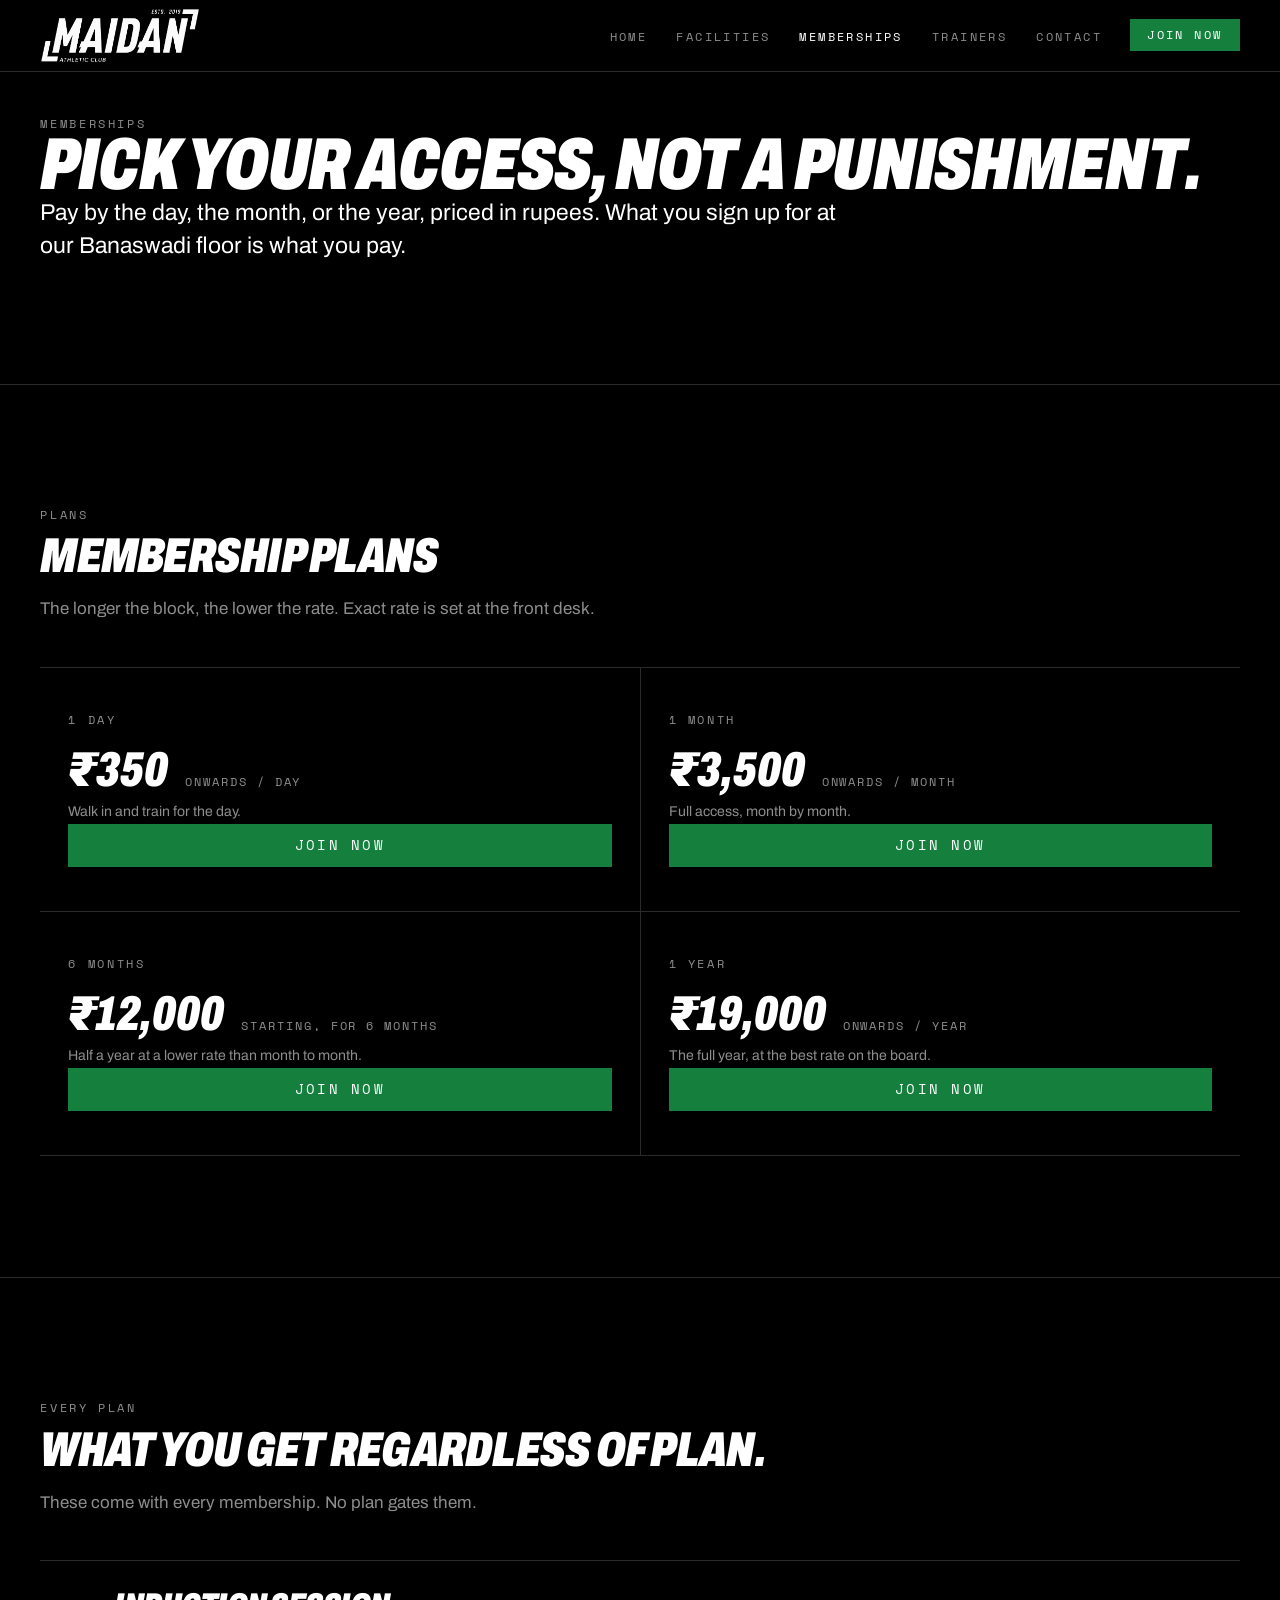
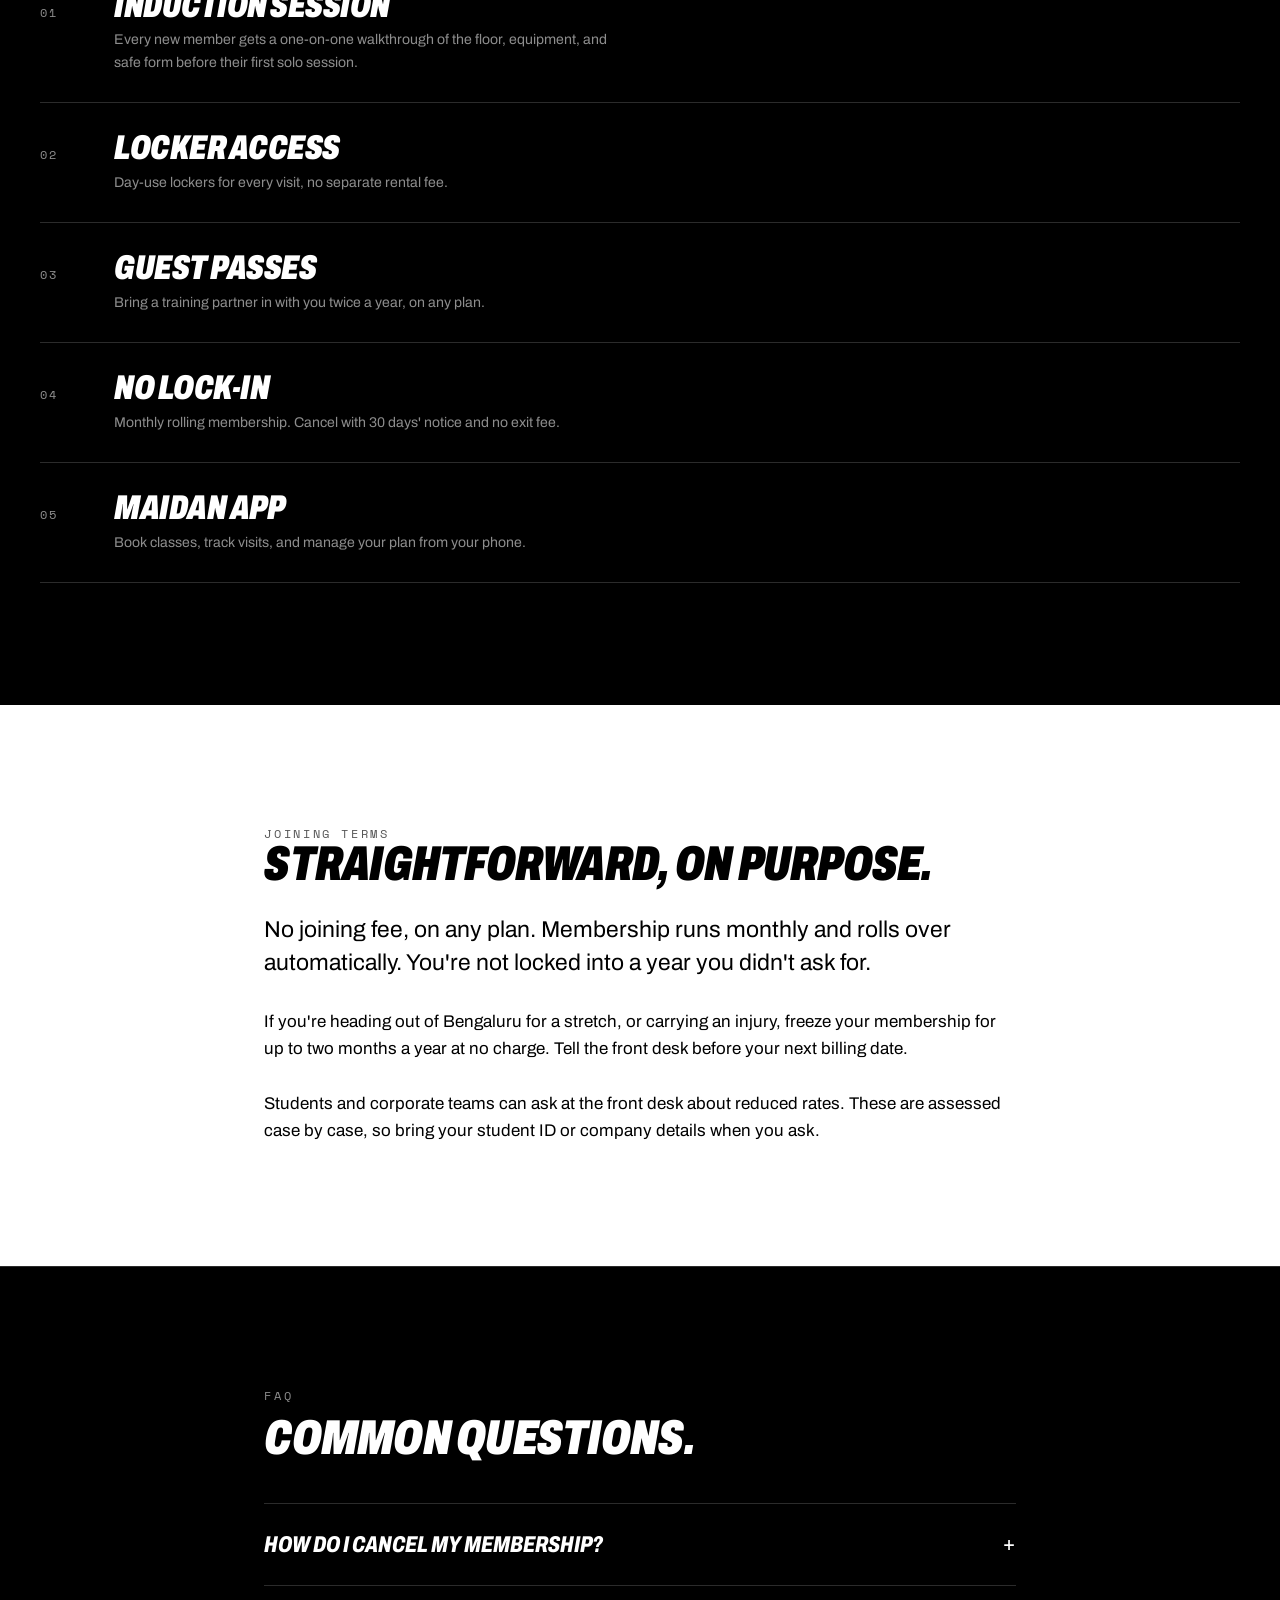
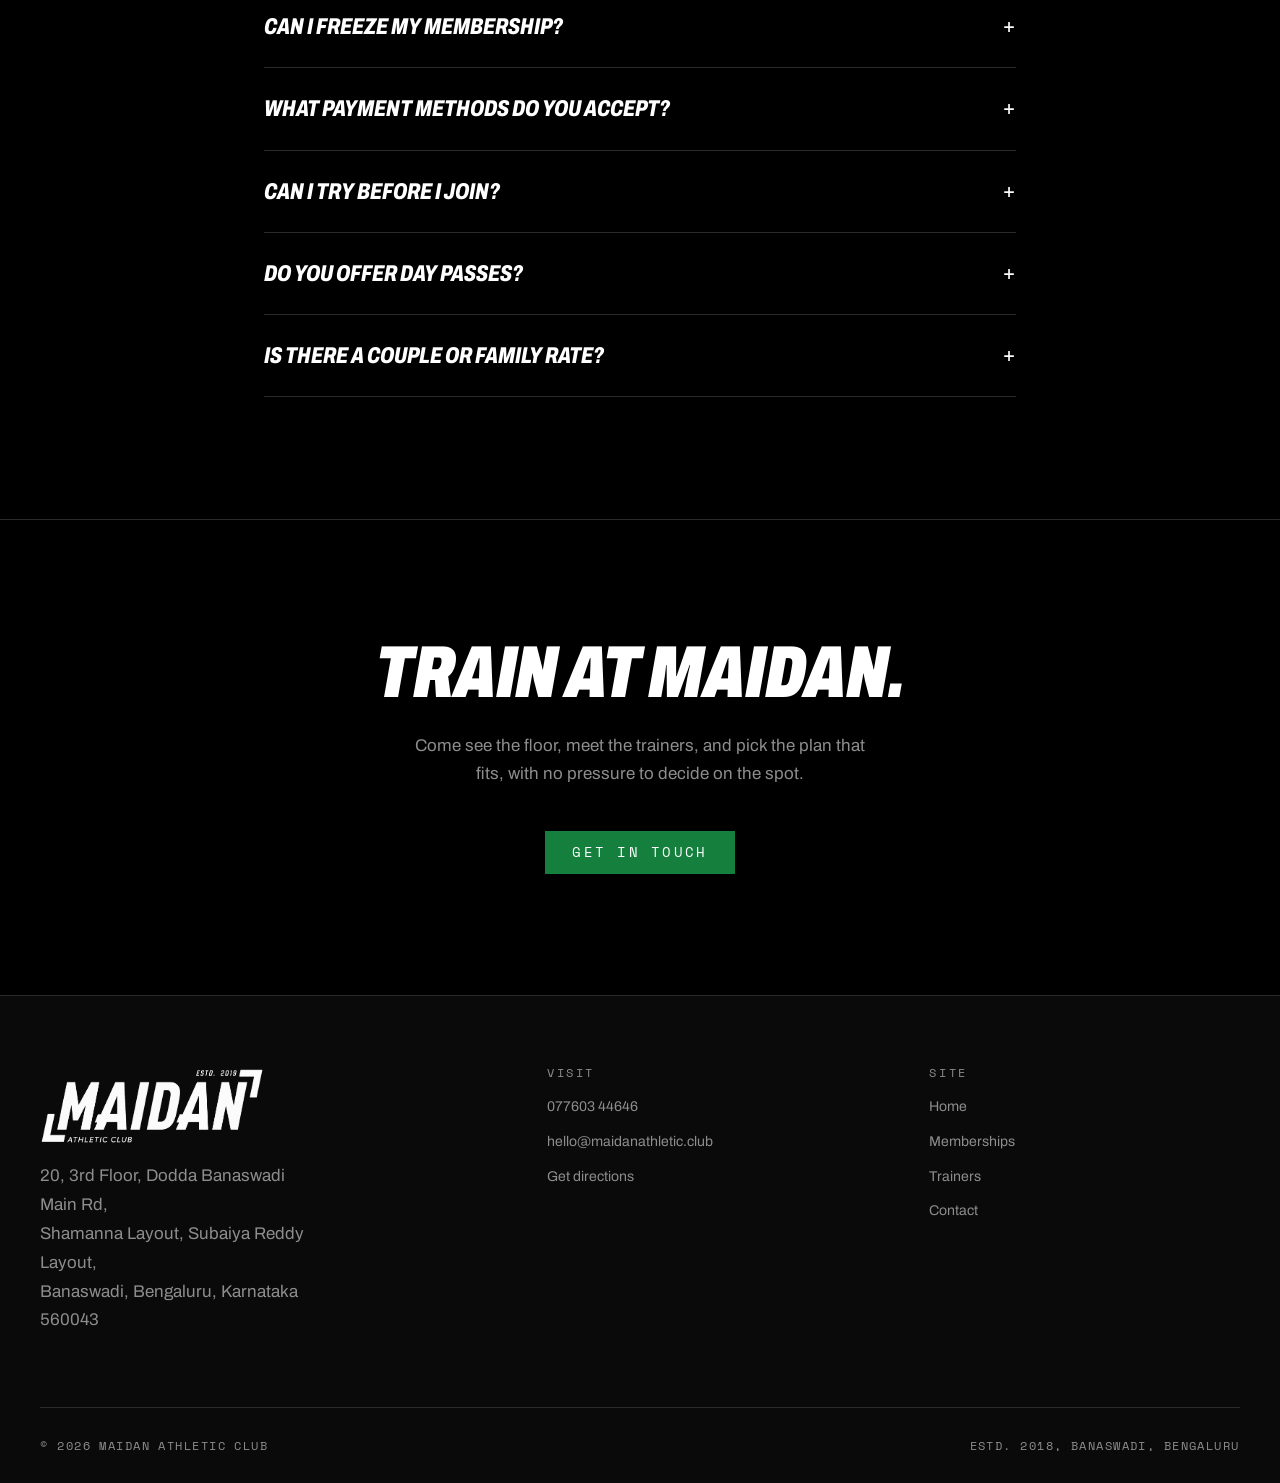
<file: public/memberships.html>
<!DOCTYPE html>
<html lang="en">
<head>
<meta charset="UTF-8">
<meta name="viewport" content="width=device-width, initial-scale=1">
<title>Memberships | Maidan Athletic Club</title>
<meta name="description" content="Gym memberships at Maidan Athletic Club, Banaswadi, Bengaluru. Day passes from ₹350, monthly plans from ₹3,500, six-month and annual blocks from ₹12,000 and ₹19,000.">
<link rel="preconnect" href="https://fonts.googleapis.com">
<link rel="preconnect" href="https://fonts.gstatic.com" crossorigin>
<link rel="stylesheet" href="https://fonts.googleapis.com/css2?family=Archivo:ital,wdth,wght@0,62..125,100..900;1,62..125,100..900&family=Space+Mono:wght@400;700&display=swap">
<link rel="stylesheet" href="assets/css/main.css">
<link rel="icon" href="assets/images/maidan_gym_logo.png">
<link rel="manifest" href="site.webmanifest">
<meta name="theme-color" content="#000000">
<!-- Absolute URLs point at the GitHub Pages deploy. Find-and-replace this base when a real domain is live. -->
<link rel="canonical" href="https://codemaster42-arc.github.io/maidan_gym/memberships.html">
<meta property="og:title" content="Memberships | Maidan Athletic Club">
<meta property="og:description" content="Gym memberships at Maidan Athletic Club, Banaswadi, Bengaluru. Day passes from ₹350, monthly plans from ₹3,500, six-month and annual blocks from ₹12,000 and ₹19,000.">
<meta property="og:type" content="website">
<meta property="og:url" content="https://codemaster42-arc.github.io/maidan_gym/memberships.html">
<meta property="og:image" content="https://codemaster42-arc.github.io/maidan_gym/assets/images/hero-bg.jpg">
<meta property="og:site_name" content="Maidan Athletic Club">
<meta property="og:locale" content="en_IN">
<meta name="twitter:card" content="summary_large_image">
<meta name="twitter:title" content="Memberships | Maidan Athletic Club">
<meta name="twitter:description" content="Gym memberships at Maidan Athletic Club, Banaswadi, Bengaluru. Day passes from ₹350, monthly plans from ₹3,500, six-month and annual blocks from ₹12,000 and ₹19,000.">
<meta name="twitter:image" content="https://codemaster42-arc.github.io/maidan_gym/assets/images/hero-bg.jpg">
<script>document.documentElement.classList.add('js');</script>
</head>
<body>
<!-- Membership pricing is REAL, owner-supplied 2026-09-01: ₹350/day, ₹3,500/month,
     ₹12,000/6 months, ₹19,000/year, all "onwards" (exact rate set at the front desk).
     REVIEW: invented placeholders, replace with real details:
     • Guest pass allowance for all members: twice a year
     • Cancellation notice: 30 days, no exit fee
     • Freeze policy: up to two months a year, no charge, notify front desk before next billing date
     • No joining fee on any plan; monthly rolling billing
     • Student and corporate rates: assessed case by case at front desk
     • Payment methods accepted: UPI, debit/credit card, cash
     • Trial sessions and single-visit day passes: available, arranged via front desk or contact page
     • Couple/family rate: reduced per-person rate when two or more from the same household join together
-->
<a class="skip-link" href="#main">Skip to content</a>
<header class="site-header">
  <div class="container container--wide site-header__inner">
    <a class="brand" href="index.html" aria-label="Maidan Athletic Club home">
      <img src="assets/images/maidan_gym_logo.png" alt="Maidan Athletic Club" width="1237" height="421">
    </a>
    <nav class="site-nav" id="site-nav">
      <ul>
        <li><a href="index.html">Home</a></li>
        <li><a href="index.html#facilities">Facilities</a></li>
        <li><a href="memberships.html" aria-current="page">Memberships</a></li>
        <li><a href="trainers.html">Trainers</a></li>
        <li><a href="contact.html">Contact</a></li>
      </ul>
    </nav>
    <div class="site-header__actions">
      <a class="btn btn--small site-header__cta" href="memberships.html">Join now</a>
      <button class="nav-toggle" type="button" aria-expanded="false" aria-controls="site-nav" aria-label="Open menu"><span></span></button>
    </div>
  </div>
</header>
<main id="main">

<section class="section">
  <div class="container container--wide">
    <span class="eyebrow">Memberships</span>
    <h1>Pick your access, not a punishment.</h1>
    <p class="lede">Pay by the day, the month, or the year, priced in rupees. What you sign up for at our Banaswadi floor is what you pay.</p>
  </div>
</section>

<section class="section section--ruled">
  <div class="container container--wide">
    <div class="section__head">
      <div>
        <span class="eyebrow">Plans</span>
        <h2>Membership Plans</h2>
        <p>The longer the block, the lower the rate. Exact rate is set at the front desk.</p>
      </div>
    </div>
    <div class="grid grid--2 grid--ruled">
      <article class="plan" data-reveal>
        <span class="eyebrow">1 Day</span>
        <p class="plan__price">₹350 <small>onwards / day</small></p>
        <p class="plan__note">Walk in and train for the day.</p>
        <a class="btn btn--block" href="contact.html">Join now</a>
      </article>
      <article class="plan" data-reveal>
        <span class="eyebrow">1 Month</span>
        <p class="plan__price">₹3,500 <small>onwards / month</small></p>
        <p class="plan__note">Full access, month by month.</p>
        <a class="btn btn--block" href="contact.html">Join now</a>
      </article>
      <article class="plan" data-reveal>
        <span class="eyebrow">6 Months</span>
        <p class="plan__price">₹12,000 <small>starting, for 6 months</small></p>
        <p class="plan__note">Half a year at a lower rate than month to month.</p>
        <a class="btn btn--block" href="contact.html">Join now</a>
      </article>
      <article class="plan" data-reveal>
        <span class="eyebrow">1 Year</span>
        <p class="plan__price">₹19,000 <small>onwards / year</small></p>
        <p class="plan__note">The full year, at the best rate on the board.</p>
        <a class="btn btn--block" href="contact.html">Join now</a>
      </article>
    </div>
  </div>
</section>

<section class="section section--ruled">
  <div class="container container--wide">
    <div class="section__head">
      <div>
        <span class="eyebrow">Every plan</span>
        <h2>What you get regardless of plan.</h2>
        <p>These come with every membership. No plan gates them.</p>
      </div>
    </div>
    <div class="rows" data-reveal>
      <div class="row-item">
        <span class="row-item__num">01</span>
        <div>
          <h3>Induction session</h3>
          <p>Every new member gets a one-on-one walkthrough of the floor, equipment, and safe form before their first solo session.</p>
        </div>
      </div>
      <div class="row-item">
        <span class="row-item__num">02</span>
        <div>
          <h3>Locker access</h3>
          <p>Day-use lockers for every visit, no separate rental fee.</p>
        </div>
      </div>
      <div class="row-item">
        <span class="row-item__num">03</span>
        <div>
          <h3>Guest passes</h3>
          <p>Bring a training partner in with you twice a year, on any plan.</p>
        </div>
      </div>
      <div class="row-item">
        <span class="row-item__num">04</span>
        <div>
          <h3>No lock-in</h3>
          <p>Monthly rolling membership. Cancel with 30 days' notice and no exit fee.</p>
        </div>
      </div>
      <div class="row-item">
        <span class="row-item__num">05</span>
        <div>
          <h3>Maidan app</h3>
          <p>Book classes, track visits, and manage your plan from your phone.</p>
        </div>
      </div>
    </div>
  </div>
</section>

<section class="section section--invert">
  <div class="container container--narrow">
    <div class="stack-l" data-reveal>
      <div>
        <span class="eyebrow">Joining terms</span>
        <h2>Straightforward, on purpose.</h2>
      </div>
      <p class="lede">No joining fee, on any plan. Membership runs monthly and rolls over automatically. You're not locked into a year you didn't ask for.</p>
      <p>If you're heading out of Bengaluru for a stretch, or carrying an injury, freeze your membership for up to two months a year at no charge. Tell the front desk before your next billing date.</p>
      <p>Students and corporate teams can ask at the front desk about reduced rates. These are assessed case by case, so bring your student ID or company details when you ask.</p>
    </div>
  </div>
</section>

<section class="section section--ruled">
  <div class="container container--narrow">
    <div class="section__head">
      <div>
        <span class="eyebrow">FAQ</span>
        <h2>Common questions.</h2>
      </div>
    </div>
    <div class="faq" data-reveal>
      <details>
        <summary>How do I cancel my membership?</summary>
        <p>Give us 30 days' notice, by email or a note at the front desk. There's no cancellation fee.</p>
      </details>
      <details>
        <summary>Can I freeze my membership?</summary>
        <p>Yes. Every member can freeze for up to two months a year, for travel, injury, or anything else. Let the front desk know before your next billing date.</p>
      </details>
      <details>
        <summary>What payment methods do you accept?</summary>
        <p>UPI, debit or credit card, and cash at the front desk. Monthly billing runs automatically once you're set up on UPI or card.</p>
      </details>
      <details>
        <summary>Can I try before I join?</summary>
        <p>Yes. Ask about a trial session at the front desk or through the contact page. We'll walk you through the floor and a class before you commit to anything.</p>
      </details>
      <details>
        <summary>Do you offer day passes?</summary>
        <p>Yes, single-visit day passes are available at the front desk for anyone not ready to commit to a monthly plan.</p>
      </details>
      <details>
        <summary>Is there a couple or family rate?</summary>
        <p>Ask at the front desk. We offer a reduced per-person rate when two or more from the same household join together.</p>
      </details>
    </div>
  </div>
</section>

<section class="cta-band">
  <div class="container container--narrow">
    <h2>Train at Maidan.</h2>
    <p>Come see the floor, meet the trainers, and pick the plan that fits, with no pressure to decide on the spot.</p>
    <a class="btn" href="contact.html">Get in touch</a>
  </div>
</section>

</main>
<footer class="site-footer">
  <div class="container container--wide">
    <div class="site-footer__grid">
      <div>
        <a class="brand" href="index.html"><img src="assets/images/maidan_gym_logo.png" alt="Maidan Athletic Club" width="1237" height="421"></a>
        <address>
          20, 3rd Floor, Dodda Banaswadi Main Rd,<br>
          Shamanna Layout, Subaiya Reddy Layout,<br>
          Banaswadi, Bengaluru, Karnataka 560043
        </address>
      </div>
      <div>
        <h2>Visit</h2>
        <ul>
          <li><a href="tel:+917760344646">077603 44646</a></li>
          <li><a href="mailto:hello@maidanathletic.club">hello@maidanathletic.club</a></li>
          <li><a href="https://www.google.com/maps/search/?api=1&amp;query=Maidan+Athletic+Club+Dodda+Banaswadi+Main+Road+Bengaluru" target="_blank" rel="noopener">Get directions</a></li>
        </ul>
      </div>
      <div>
        <h2>Site</h2>
        <ul>
          <li><a href="index.html">Home</a></li>
          <li><a href="memberships.html">Memberships</a></li>
          <li><a href="trainers.html">Trainers</a></li>
          <li><a href="contact.html">Contact</a></li>
        </ul>
      </div>
    </div>
    <div class="site-footer__bottom">
      <span>&copy; 2026 Maidan Athletic Club</span>
      <span>Estd. 2018, Banaswadi, Bengaluru</span>
    </div>
  </div>
</footer>
<script src="assets/js/smooth-scroll.js" defer></script>
<script src="assets/js/main.js" defer></script>
</body>
</html>
</file>
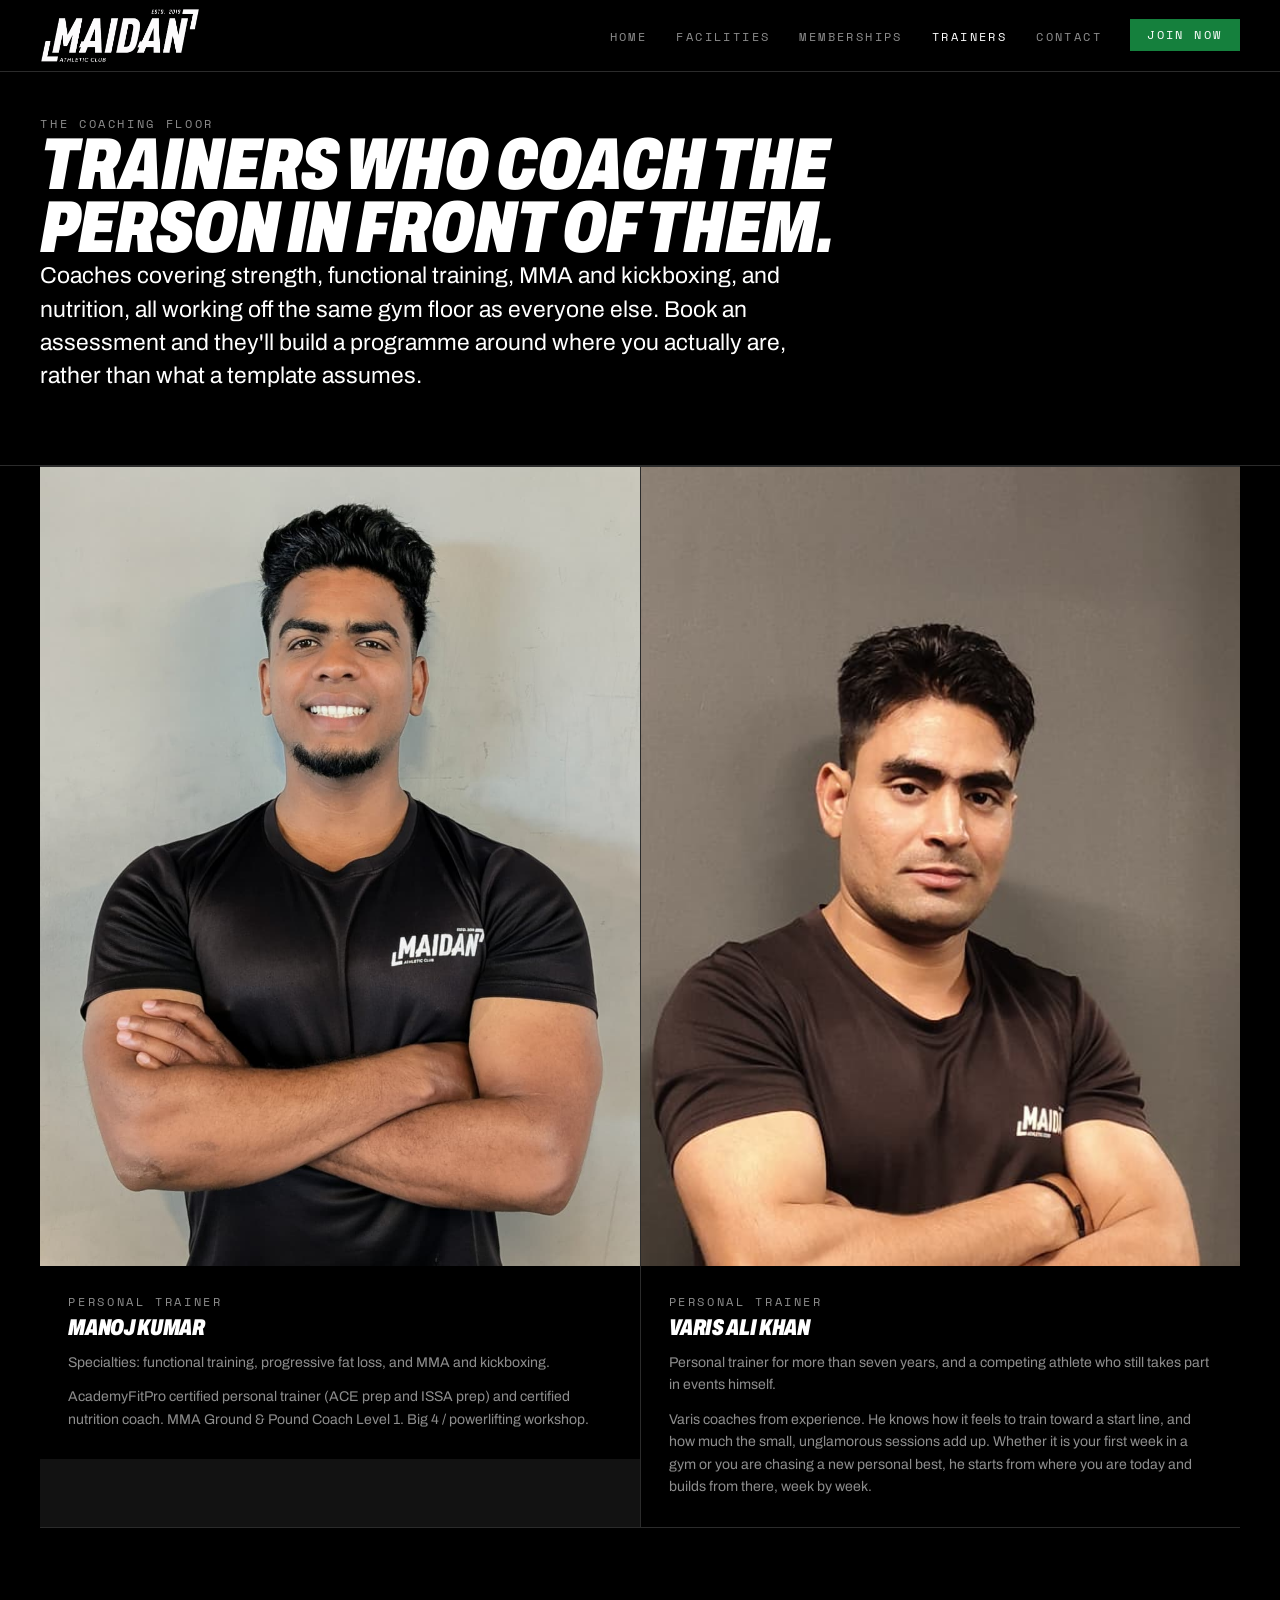
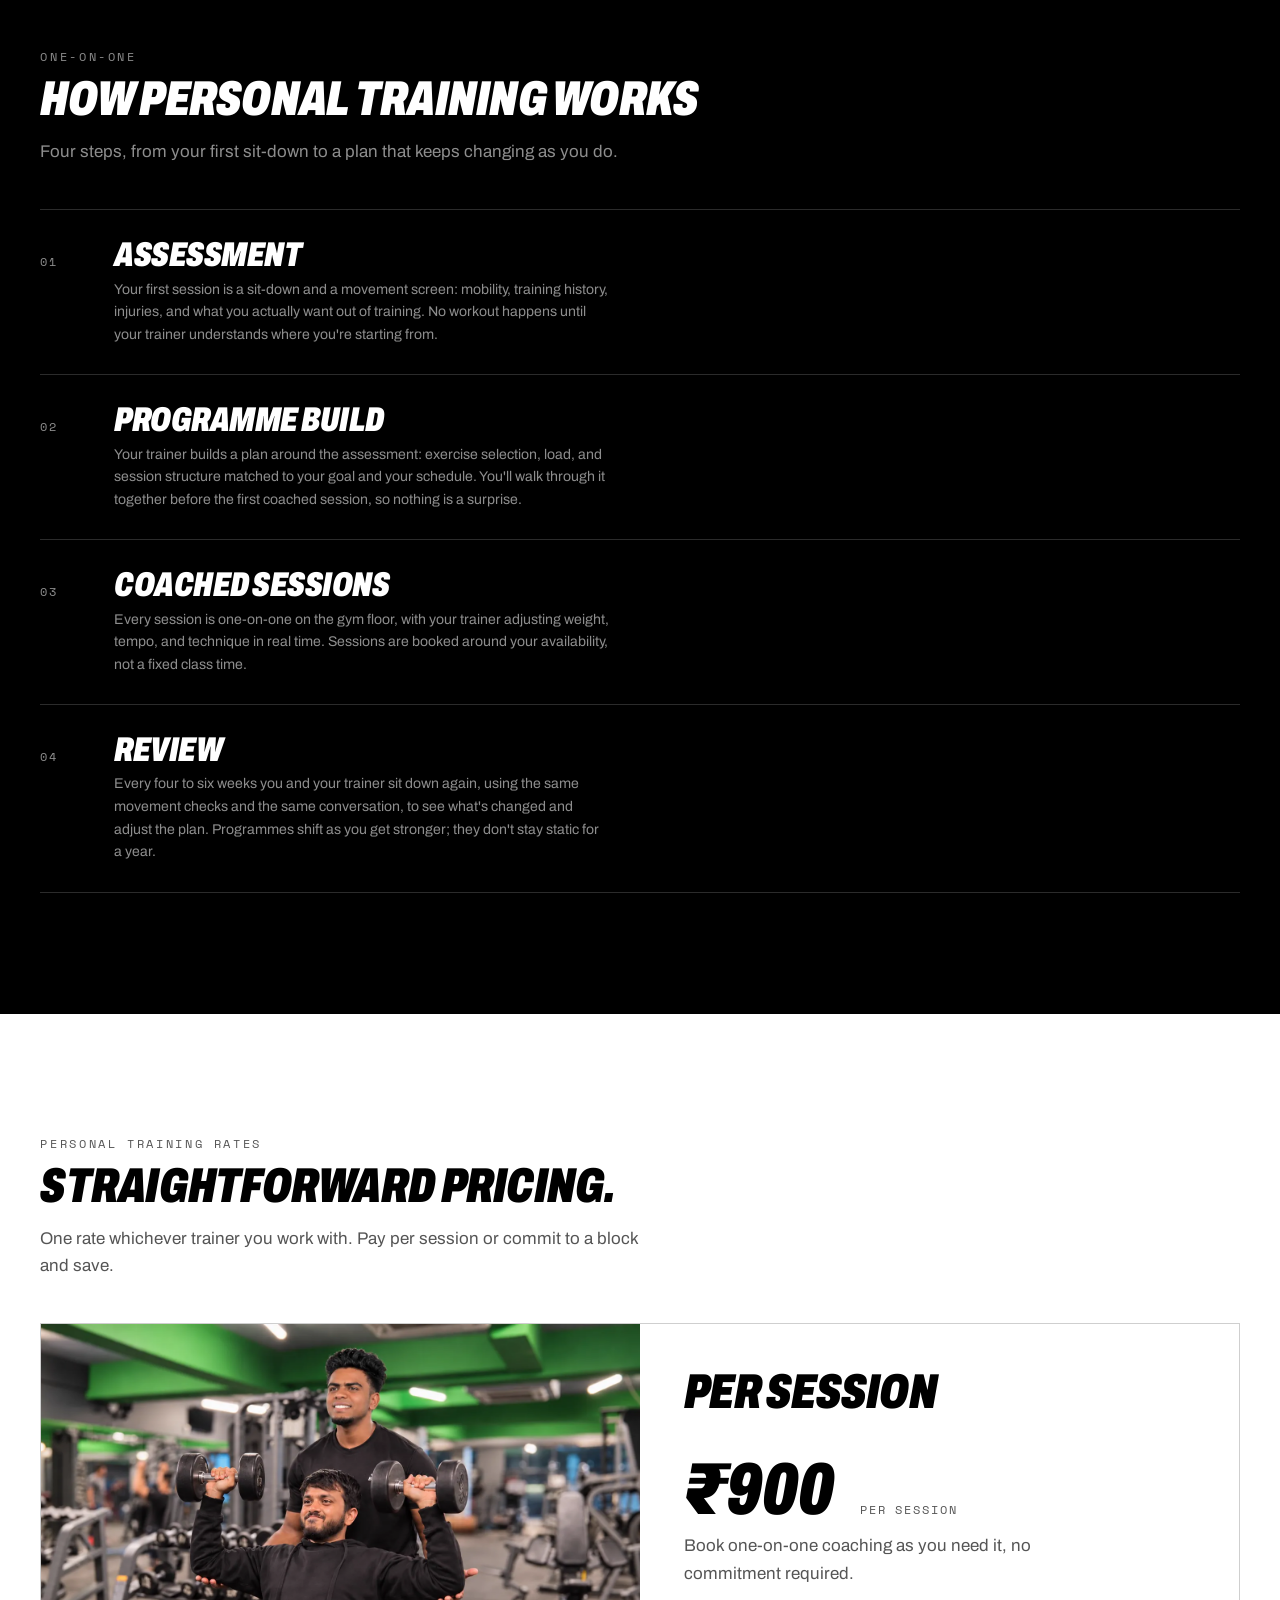
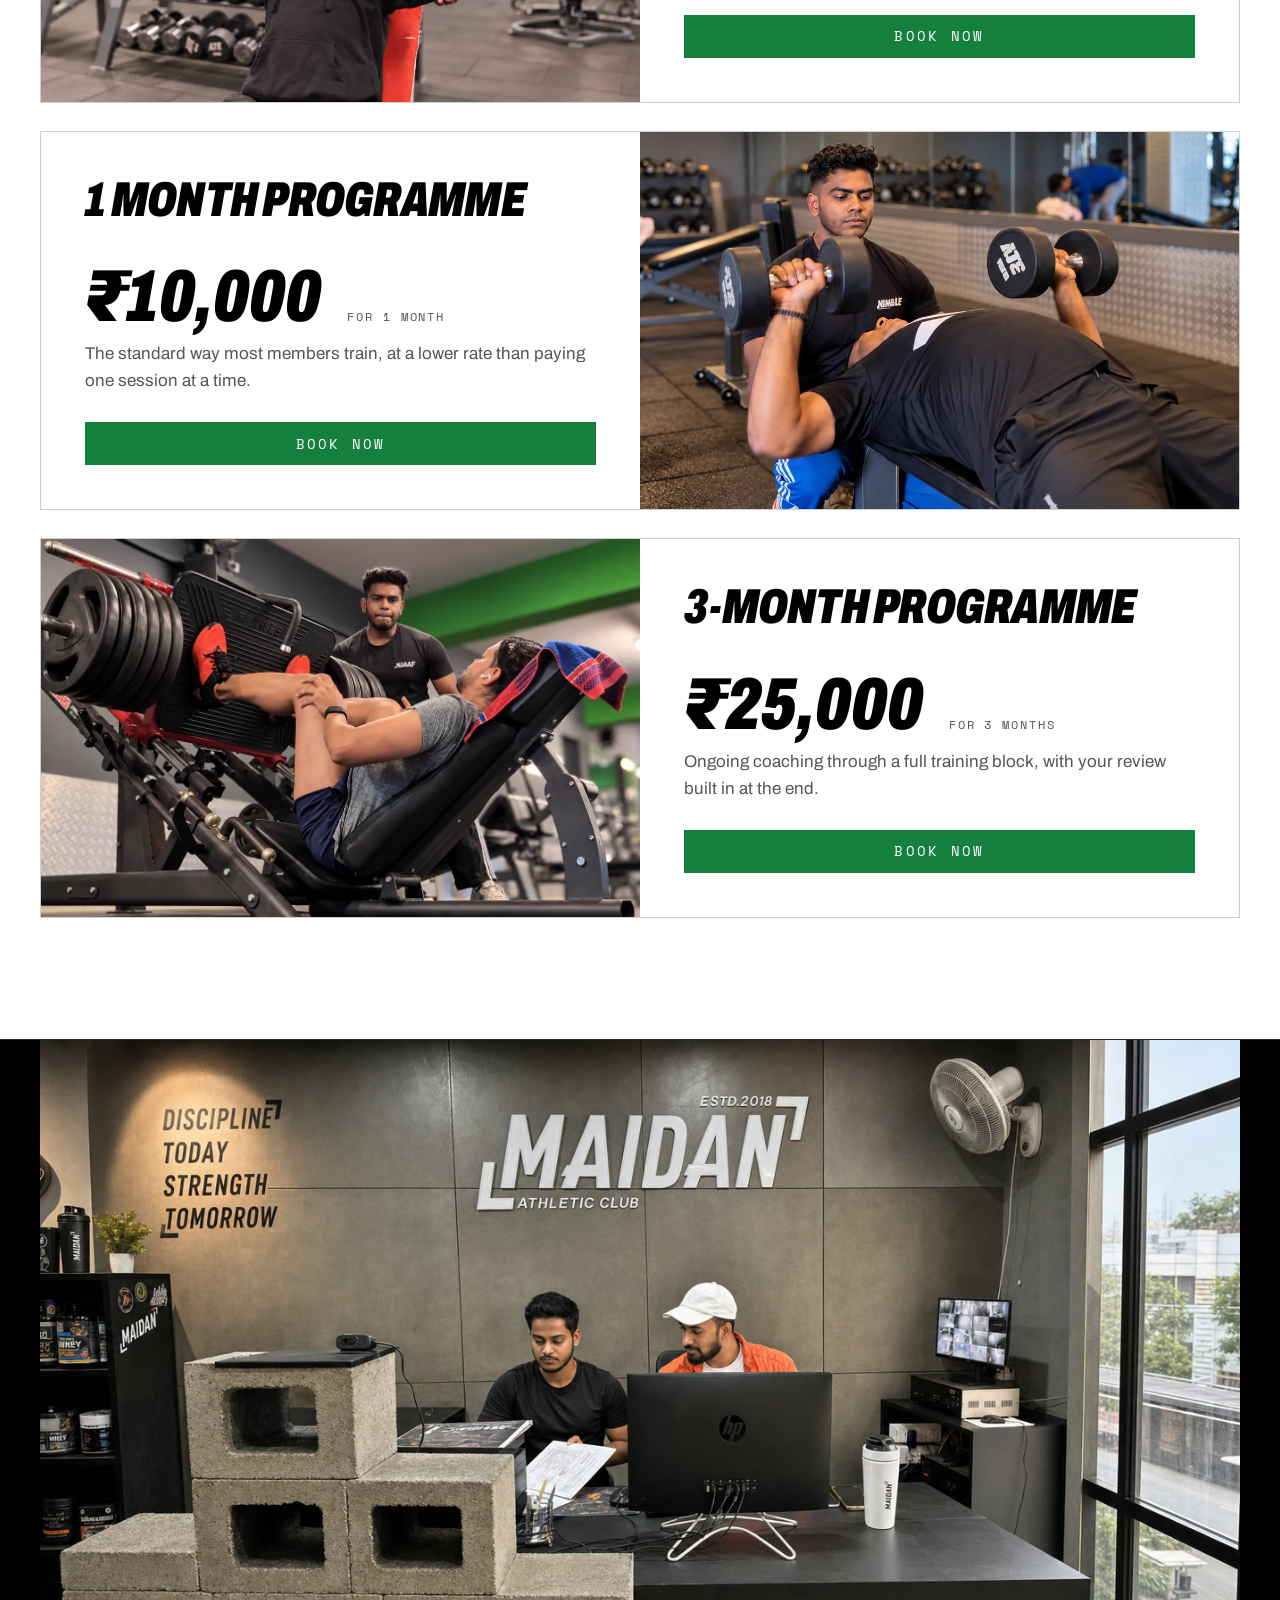
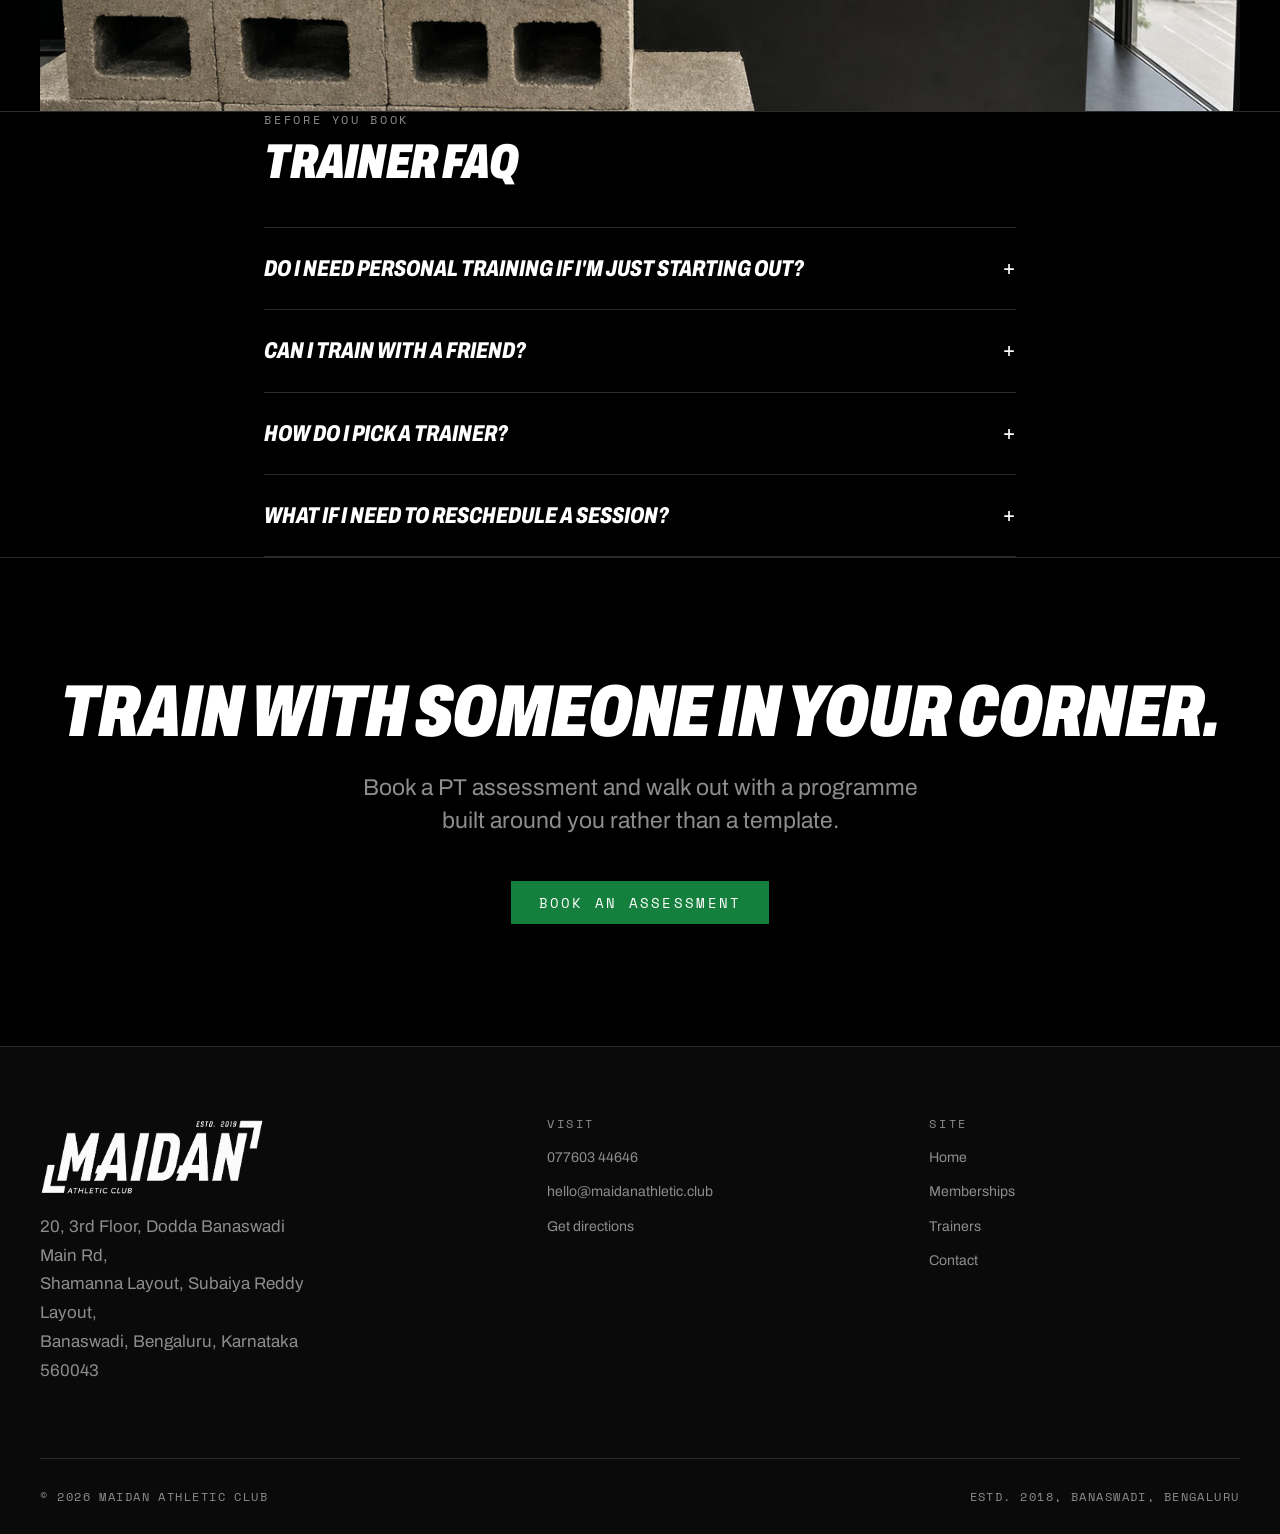
<file: public/trainers.html>
<!DOCTYPE html>
<html lang="en">
<head>
<meta charset="UTF-8">
<meta name="viewport" content="width=device-width, initial-scale=1">
<title>Trainers | Maidan Athletic Club</title>
<meta name="description" content="Meet the personal trainers at Maidan Athletic Club in Banaswadi: strength &amp; conditioning, functional training, MMA and kickboxing, and nutrition coaching. See PT rates and how sessions work.">
<link rel="preconnect" href="https://fonts.googleapis.com">
<link rel="preconnect" href="https://fonts.gstatic.com" crossorigin>
<link rel="stylesheet" href="https://fonts.googleapis.com/css2?family=Archivo:ital,wdth,wght@0,62..125,100..900;1,62..125,100..900&family=Space+Mono:wght@400;700&display=swap">
<link rel="stylesheet" href="assets/css/main.css">
<link rel="icon" href="assets/images/maidan_gym_logo.png">
<link rel="manifest" href="site.webmanifest">
<meta name="theme-color" content="#000000">
<!-- Absolute URLs point at the GitHub Pages deploy. Find-and-replace this base when a real domain is live. -->
<link rel="canonical" href="https://codemaster42-arc.github.io/maidan_gym/trainers.html">
<meta property="og:title" content="Trainers | Maidan Athletic Club">
<meta property="og:description" content="Meet the personal trainers at Maidan Athletic Club in Banaswadi: strength &amp; conditioning, functional training, MMA and kickboxing, and nutrition coaching. See PT rates and how sessions work.">
<meta property="og:type" content="website">
<meta property="og:url" content="https://codemaster42-arc.github.io/maidan_gym/trainers.html">
<meta property="og:image" content="https://codemaster42-arc.github.io/maidan_gym/assets/images/hero-bg.jpg">
<meta property="og:site_name" content="Maidan Athletic Club">
<meta property="og:locale" content="en_IN">
<meta name="twitter:card" content="summary_large_image">
<meta name="twitter:title" content="Trainers | Maidan Athletic Club">
<meta name="twitter:description" content="Meet the personal trainers at Maidan Athletic Club in Banaswadi: strength &amp; conditioning, functional training, MMA and kickboxing, and nutrition coaching. See PT rates and how sessions work.">
<meta name="twitter:image" content="https://codemaster42-arc.github.io/maidan_gym/assets/images/hero-bg.jpg">
<script>document.documentElement.classList.add('js');</script>
</head>
<body>
<!-- REVIEW: invented placeholders, replace with real details:
     • Manoj Kumar (trainer.jpg) is real, details from the owner's promo card. The second card (Varis Ali Khan, trainer_02.jpg): name, role, 7+ years as a PT and competing athlete are real (owner, 2026-09-28). No certifications listed yet.
     • PT rates (owner, 2026-09-28): ₹900 per session, ₹10,000 for 1 month, ₹25,000 for a 3-month programme
     • "How personal training works" step descriptions (assessment, programme build, coached sessions, review cadence of 4–6 weeks)
     • FAQ answers: shared-session pricing split, 12-hour reschedule/cancellation window, how trainer matching works at the front desk
-->
<a class="skip-link" href="#main">Skip to content</a>
<header class="site-header">
  <div class="container container--wide site-header__inner">
    <a class="brand" href="index.html" aria-label="Maidan Athletic Club home">
      <img src="assets/images/maidan_gym_logo.png" alt="Maidan Athletic Club" width="1237" height="421">
    </a>
    <nav class="site-nav" id="site-nav">
      <ul>
        <li><a href="index.html">Home</a></li>
        <li><a href="index.html#facilities">Facilities</a></li>
        <li><a href="memberships.html">Memberships</a></li>
        <li><a href="trainers.html" aria-current="page">Trainers</a></li>
        <li><a href="contact.html">Contact</a></li>
      </ul>
    </nav>
    <div class="site-header__actions">
      <a class="btn btn--small site-header__cta" href="memberships.html">Join now</a>
      <button class="nav-toggle" type="button" aria-expanded="false" aria-controls="site-nav" aria-label="Open menu"><span></span></button>
    </div>
  </div>
</header>
<main id="main">

<section class="section section--tight">
  <div class="container">
    <span class="eyebrow">The Coaching Floor</span>
    <h1>Trainers who coach the person in front of them.</h1>
    <p class="lede">Coaches covering strength, functional training, MMA and kickboxing, and nutrition, all working off the same gym floor as everyone else. Book an assessment and they'll build a programme around where you actually are, rather than what a template assumes.</p>
  </div>
</section>

<section class="section--ruled">
  <div class="container container--wide">
    <div class="grid grid--2 grid--ruled">

      <article class="trainer-card" data-reveal>
        <div class="trainer-card__media">
          <img src="assets/images/trainer.jpg" alt="Portrait of Manoj Kumar" width="960" height="1280" loading="lazy">
        </div>
        <div class="trainer-card__body">
          <span class="eyebrow">Personal Trainer</span>
          <h3>Manoj Kumar</h3>
          <p>Specialties: functional training, progressive fat loss, and MMA and kickboxing.</p>
          <p>AcademyFitPro certified personal trainer (ACE prep and ISSA prep) and certified nutrition coach. MMA Ground &amp; Pound Coach Level 1. Big 4 / powerlifting workshop.</p>
        </div>
      </article>

      <article class="trainer-card" data-reveal>
        <div class="trainer-card__media">
          <img src="assets/images/trainer_02.jpg" alt="Portrait of Varis Ali Khan" width="573" height="1280" loading="lazy">
        </div>
        <div class="trainer-card__body">
          <span class="eyebrow">Personal Trainer</span>
          <h3>Varis Ali Khan</h3>
          <p>Personal trainer for more than seven years, and a competing athlete who still takes part in events himself.</p>
          <p>Varis coaches from experience. He knows how it feels to train toward a start line, and how much the small, unglamorous sessions add up. Whether it is your first week in a gym or you are chasing a new personal best, he starts from where you are today and builds from there, week by week.</p>
        </div>
      </article>

    </div>
  </div>
</section>

<section class="section" data-reveal>
  <div class="container container--wide">
    <div class="section__head">
      <div>
        <span class="eyebrow">One-on-One</span>
        <h2>How personal training works</h2>
        <p>Four steps, from your first sit-down to a plan that keeps changing as you do.</p>
      </div>
    </div>
    <div class="rows">
      <div class="row-item">
        <span class="row-item__num">01</span>
        <div>
          <h3>Assessment</h3>
          <p>Your first session is a sit-down and a movement screen: mobility, training history, injuries, and what you actually want out of training. No workout happens until your trainer understands where you're starting from.</p>
        </div>
      </div>
      <div class="row-item">
        <span class="row-item__num">02</span>
        <div>
          <h3>Programme build</h3>
          <p>Your trainer builds a plan around the assessment: exercise selection, load, and session structure matched to your goal and your schedule. You'll walk through it together before the first coached session, so nothing is a surprise.</p>
        </div>
      </div>
      <div class="row-item">
        <span class="row-item__num">03</span>
        <div>
          <h3>Coached sessions</h3>
          <p>Every session is one-on-one on the gym floor, with your trainer adjusting weight, tempo, and technique in real time. Sessions are booked around your availability, not a fixed class time.</p>
        </div>
      </div>
      <div class="row-item">
        <span class="row-item__num">04</span>
        <div>
          <h3>Review</h3>
          <p>Every four to six weeks you and your trainer sit down again, using the same movement checks and the same conversation, to see what's changed and adjust the plan. Programmes shift as you get stronger; they don't stay static for a year.</p>
        </div>
      </div>
    </div>
  </div>
</section>

<section class="section section--invert" data-reveal>
  <div class="container container--wide">
    <div class="section__head">
      <div>
        <span class="eyebrow">Personal Training Rates</span>
        <h2>Straightforward pricing.</h2>
        <p>One rate whichever trainer you work with. Pay per session or commit to a block and save.</p>
      </div>
    </div>
    <div class="rates">
      <article class="rate-row" data-reveal>
        <figure class="rate-row__media">
          <img src="assets/images/pt-per-session.webp" alt="Trainer spotting a member through a seated dumbbell shoulder press" width="1664" height="936" loading="lazy" decoding="async">
        </figure>
        <div class="rate-row__body">
          <h3 class="plan__name">Per Session</h3>
          <p class="plan__price">₹900 <small>per session</small></p>
          <p class="plan__note">Book one-on-one coaching as you need it, no commitment required.</p>
          <a class="btn btn--block" href="contact.html">Book now</a>
        </div>
      </article>
      <article class="rate-row rate-row--flip" data-reveal>
        <figure class="rate-row__media">
          <img src="assets/images/pt-one-month.webp" alt="Trainer coaching a member through a dumbbell chest press" width="1248" height="702" loading="lazy" decoding="async" style="--focus: 35% 20%">
        </figure>
        <div class="rate-row__body">
          <h3 class="plan__name">1 Month Programme</h3>
          <p class="plan__price">₹10,000 <small>for 1 month</small></p>
          <p class="plan__note">The standard way most members train, at a lower rate than paying one session at a time.</p>
          <a class="btn btn--block" href="contact.html">Book now</a>
        </div>
      </article>
      <article class="rate-row" data-reveal>
        <figure class="rate-row__media">
          <img src="assets/images/pt-three-month.webp" alt="Trainer watching a member's form on the leg press" width="1360" height="765" loading="lazy" decoding="async" style="--focus: 60% 20%">
        </figure>
        <div class="rate-row__body">
          <h3 class="plan__name">3-Month Programme</h3>
          <p class="plan__price">₹25,000 <small>for 3 months</small></p>
          <p class="plan__note">Ongoing coaching through a full training block, with your review built in at the end.</p>
          <a class="btn btn--block" href="contact.html">Book now</a>
        </div>
      </article>
    </div>
  </div>
</section>

<section class="section--ruled">
  <div class="container container--wide">
    <div class="media-strip" data-reveal>
      <img src="assets/images/front-desk.jpg" alt="The front desk at Maidan Athletic Club" width="1344" height="752" loading="lazy">
    </div>
  </div>
</section>

<section class="section--ruled" data-reveal>
  <div class="container container--narrow">
    <div class="section__head">
      <div>
        <span class="eyebrow">Before You Book</span>
        <h2>Trainer FAQ</h2>
      </div>
    </div>
    <div class="faq">
      <details>
        <summary>Do I need personal training if I'm just starting out?</summary>
        <p>Not necessarily. Our group classes are coached and scaled for beginners too. But if you want closer attention on form, a faster start, or you're carrying an old injury, PT gets you there quicker than working it out on the gym floor alone.</p>
      </details>
      <details>
        <summary>Can I train with a friend?</summary>
        <p>Yes. Two people can share a PT slot at the same per-session rate split between you, as long as you're training at a similar level. Let the front desk know when you book so your trainer can plan a session that works for both of you.</p>
      </details>
      <details>
        <summary>How do I pick a trainer?</summary>
        <p>Read through the bios above and go with whoever's specialism matches your goal: strength, functional training, MMA and kickboxing, or nutrition. If you're still unsure, come in for a quick chat at the front desk and we'll match you based on what you're training for and how you like to be coached.</p>
      </details>
      <details>
        <summary>What if I need to reschedule a session?</summary>
        <p>Give us at least 12 hours' notice and we'll move your session to another slot that week at no cost. Late cancellations and no-shows use up one session from your block.</p>
      </details>
    </div>
  </div>
</section>

<section class="cta-band" data-reveal>
  <div class="container">
    <h2>Train with someone in your corner.</h2>
    <p class="lede">Book a PT assessment and walk out with a programme built around you rather than a template.</p>
    <a class="btn" href="contact.html">Book an assessment</a>
  </div>
</section>

</main>
<footer class="site-footer">
  <div class="container container--wide">
    <div class="site-footer__grid">
      <div>
        <a class="brand" href="index.html"><img src="assets/images/maidan_gym_logo.png" alt="Maidan Athletic Club" width="1237" height="421"></a>
        <address>
          20, 3rd Floor, Dodda Banaswadi Main Rd,<br>
          Shamanna Layout, Subaiya Reddy Layout,<br>
          Banaswadi, Bengaluru, Karnataka 560043
        </address>
      </div>
      <div>
        <h2>Visit</h2>
        <ul>
          <li><a href="tel:+917760344646">077603 44646</a></li>
          <li><a href="mailto:hello@maidanathletic.club">hello@maidanathletic.club</a></li>
          <li><a href="https://www.google.com/maps/search/?api=1&amp;query=Maidan+Athletic+Club+Dodda+Banaswadi+Main+Road+Bengaluru" target="_blank" rel="noopener">Get directions</a></li>
        </ul>
      </div>
      <div>
        <h2>Site</h2>
        <ul>
          <li><a href="index.html">Home</a></li>
          <li><a href="memberships.html">Memberships</a></li>
          <li><a href="trainers.html">Trainers</a></li>
          <li><a href="contact.html">Contact</a></li>
        </ul>
      </div>
    </div>
    <div class="site-footer__bottom">
      <span>&copy; 2026 Maidan Athletic Club</span>
      <span>Estd. 2018, Banaswadi, Bengaluru</span>
    </div>
  </div>
</footer>
<script src="assets/js/smooth-scroll.js" defer></script>
<script src="assets/js/main.js" defer></script>
</body>
</html>
</file>
<file: public/assets/css/main.css>
/* ==========================================================================
   main.css — import manifest for Maidan Athletic Club
   This is the ONLY wiring mechanism: a new stylesheet is invisible to the
   site until it is imported here. Order matters (tokens before consumers).
   ========================================================================== */

@import url("./base.css");
@import url("./layout.css");
@import url("./components.css");
</file>
